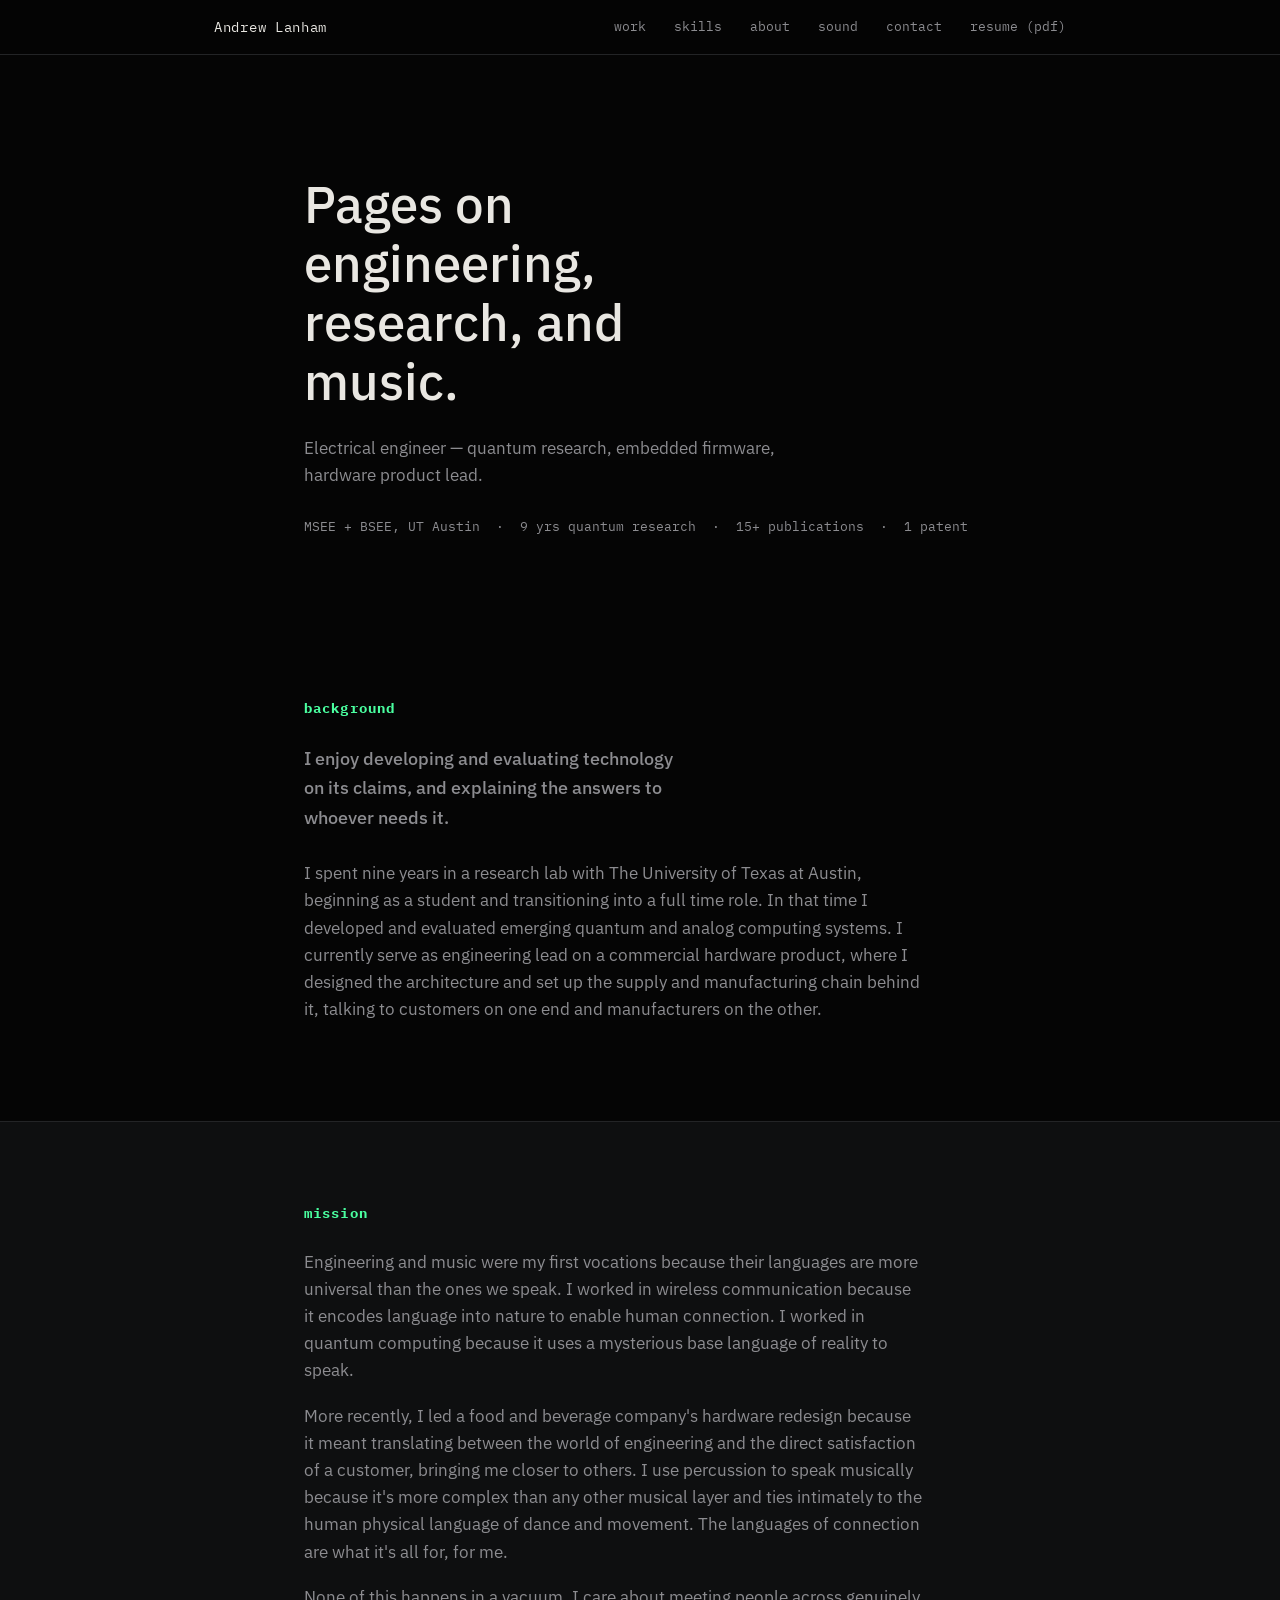
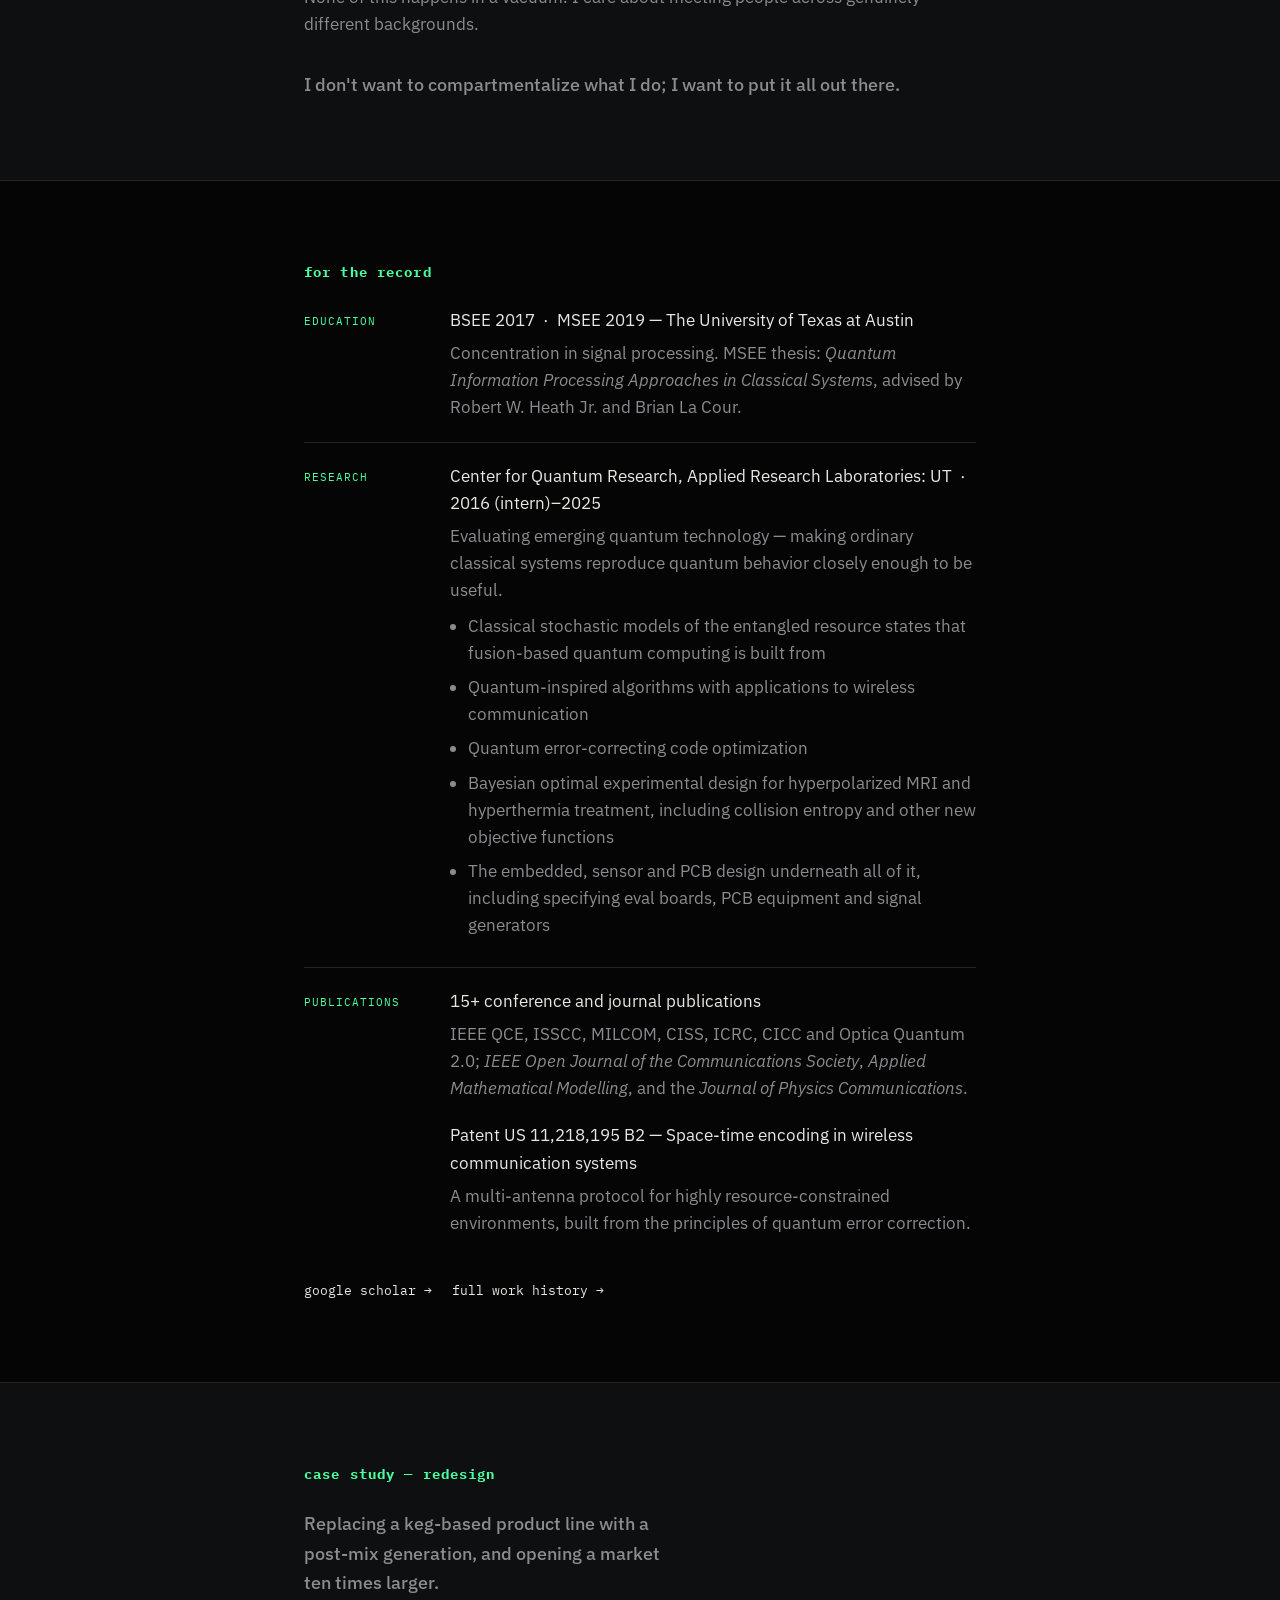
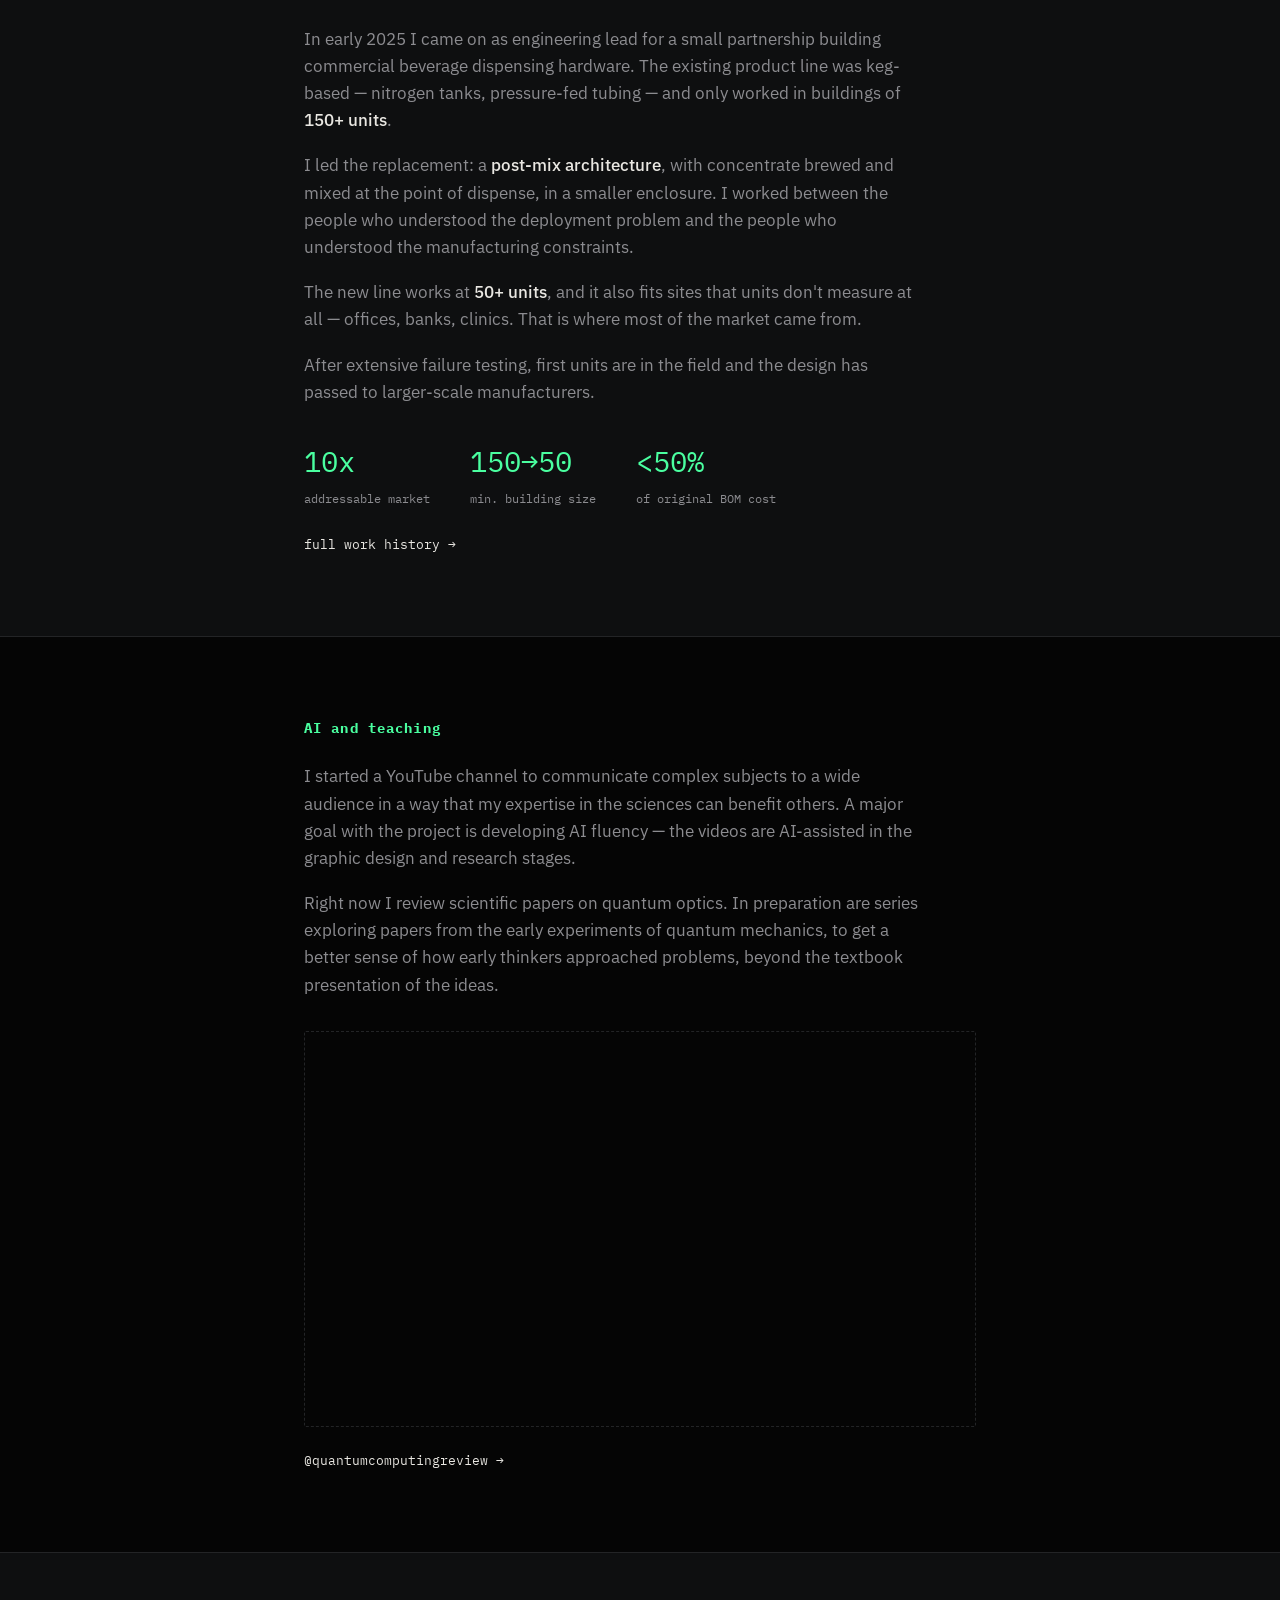
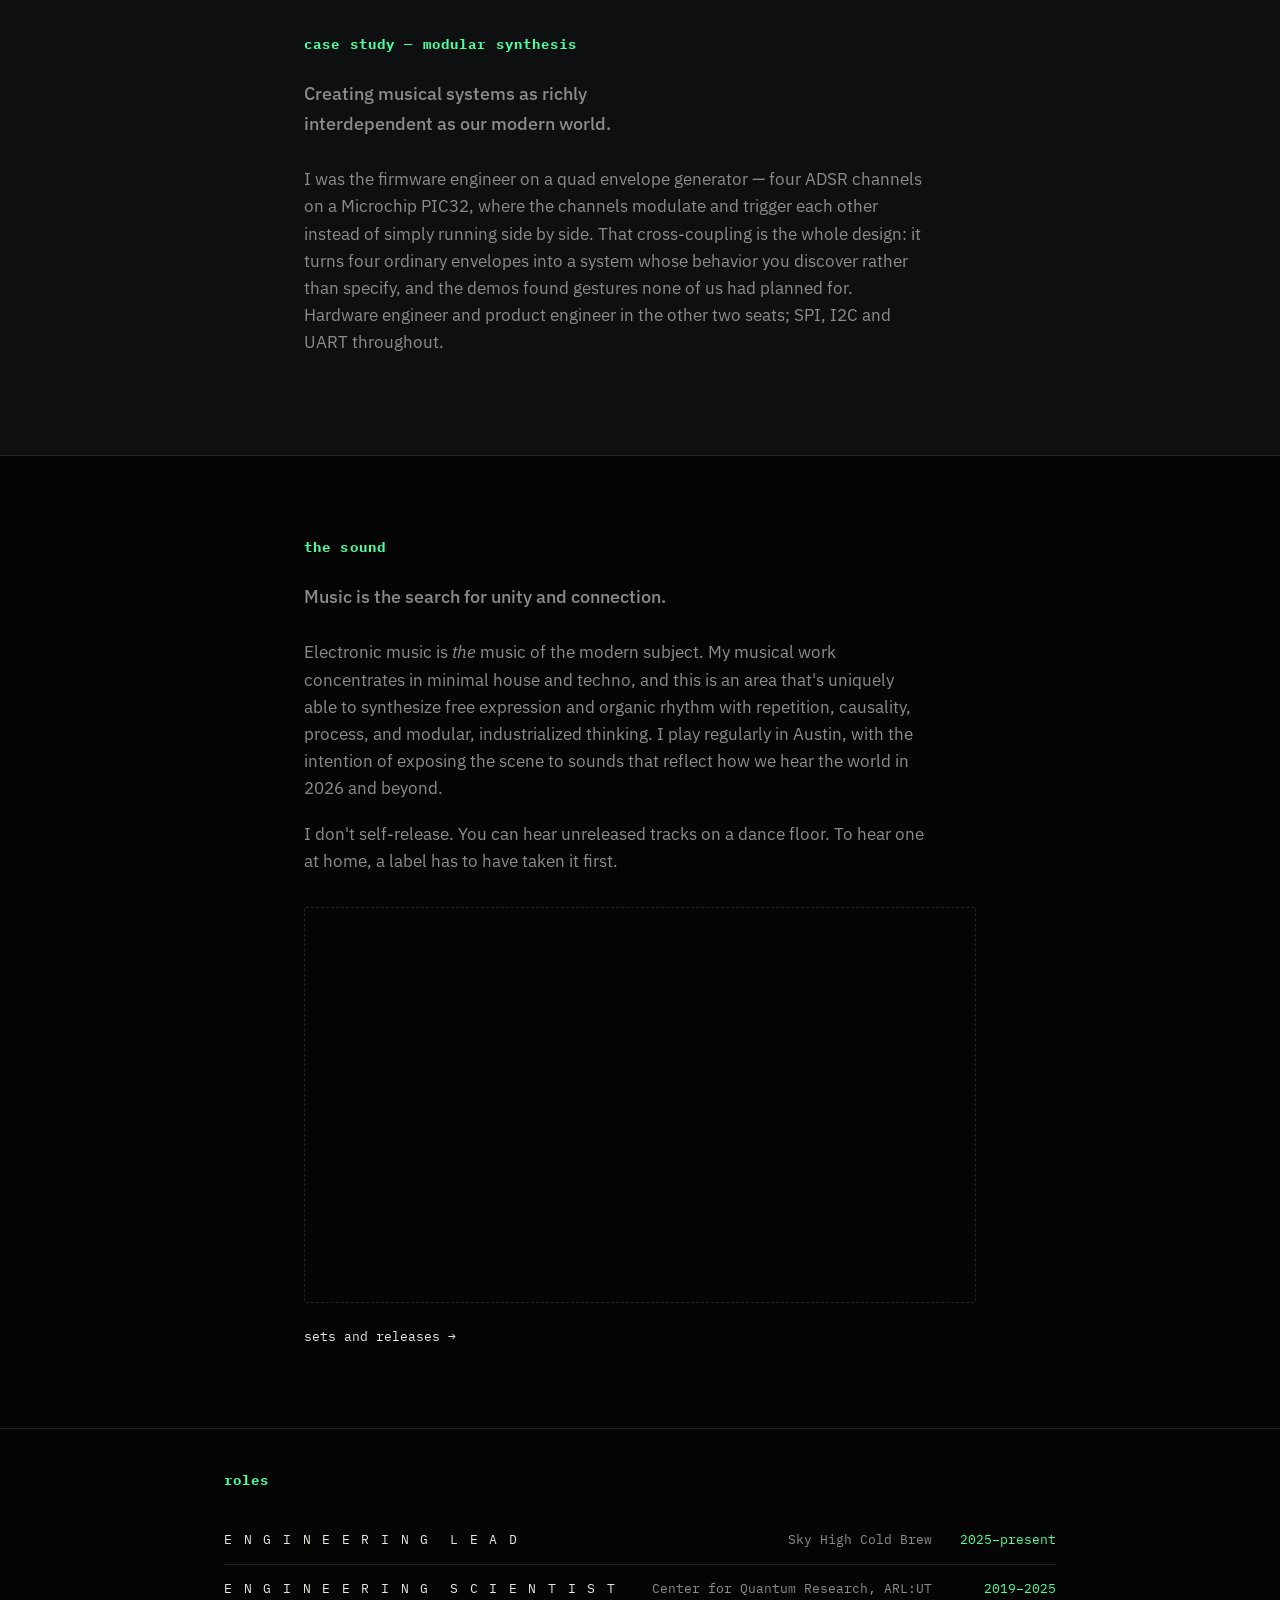
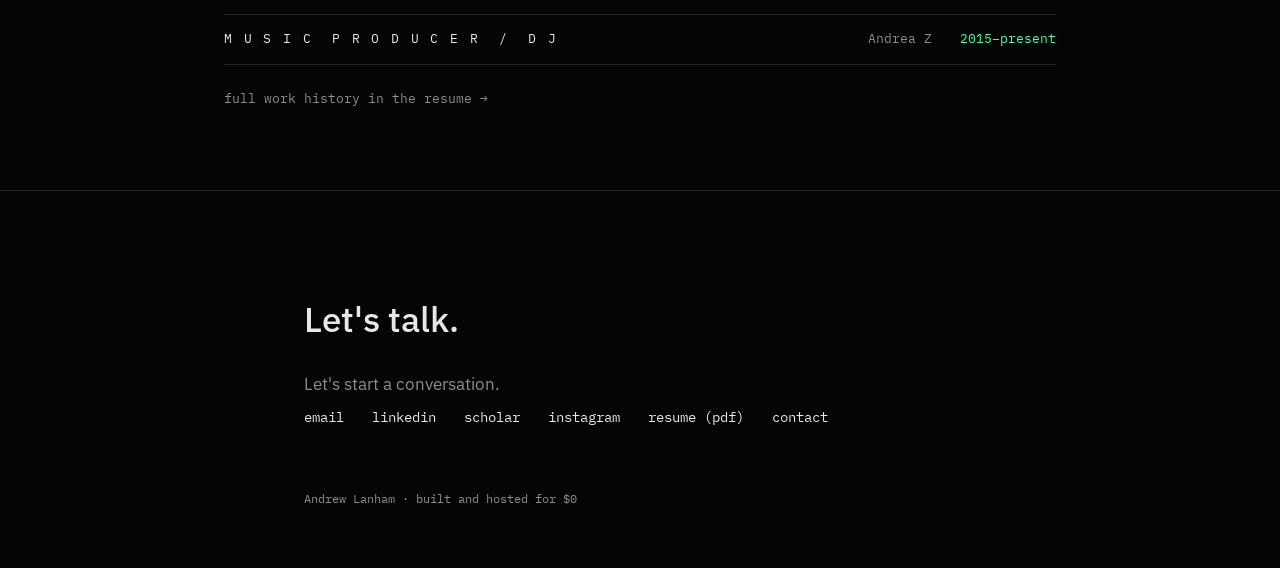
<file: index.html>
<!DOCTYPE html>
<html lang="en">
<head>
<meta charset="UTF-8">
<meta name="viewport" content="width=device-width, initial-scale=1.0">
<title>Andrew Lanham</title>
<link rel="preconnect" href="https://fonts.googleapis.com">
<link href="https://fonts.googleapis.com/css2?family=IBM+Plex+Mono:wght@400;500;600&family=IBM+Plex+Sans:wght@400;500;600&display=swap" rel="stylesheet">
<link rel="stylesheet" href="site.css">
<style>
  /* SIGNATURE TIMELINE — spaced-letter treatment, used once, on this page only */
  section.timeline{padding:40px 0 80px; border-top:1px solid var(--line); border-bottom:1px solid var(--line);}
  section.timeline .wrap{max-width:880px;}
  section.timeline h2{
    font-family:var(--mono); font-size:14px; letter-spacing:0.08em;
    color:var(--accent); margin-bottom:24px;
  }
  section.timeline .row{
    display:flex; justify-content:space-between; align-items:baseline; gap:20px;
    padding:14px 0; border-bottom:1px solid var(--line);
    font-family:var(--mono); font-size:13px;
  }
  section.timeline .row:last-child{border-bottom:none;}
  section.timeline .role{
    letter-spacing:0.14em;
    color:var(--text);
    white-space:nowrap;
  }
  section.timeline .org{color:var(--muted); flex:1; text-align:right;}
  section.timeline .yr{color:var(--accent); min-width:104px; text-align:right;}
  section.timeline .more{
    margin-top:24px; font-family:var(--mono); font-size:13px;
  }
  section.timeline .more a{color:var(--muted);}
  section.timeline .more a:hover{color:var(--accent);}

  /* RECORD — hanging mono labels so the credentials scan instead of read */
  .record .r{
    display:grid; grid-template-columns:118px 1fr; gap:0 28px;
    padding:20px 0; border-top:1px solid var(--line);
  }
  .record .r:first-child{border-top:none; padding-top:0;}
  .record .k{
    font-family:var(--mono); font-size:11px; letter-spacing:0.09em;
    text-transform:uppercase; color:var(--accent); padding-top:6px;
  }
  .record .v{color:var(--muted); max-width:56ch;}
  .record .v .t{color:var(--text); display:block; margin-bottom:6px;}
  .record .v strong{color:var(--text); font-weight:500;}
  .record .v ul{margin:8px 0 0 18px; color:var(--muted);}
  .record .v li{margin-bottom:7px;}
  .record .v .note{display:block; margin-top:6px; font-size:0.9rem;}
  .record .v .item + .item{margin-top:20px;}

  @media (max-width:640px){
    .record .r{grid-template-columns:1fr; gap:0;}
    .record .k{padding-top:0; margin-bottom:10px;}
  }

  @media (max-width:820px){
    section.timeline .row{font-size:12px;}
    section.timeline .role{letter-spacing:0.1em;}
  }
  @media (max-width:640px){
    section.timeline .row{flex-direction:column; align-items:flex-start; gap:4px;}
    section.timeline .role{white-space:normal;}
    section.timeline .org{text-align:left;}
    section.timeline .yr{text-align:left; min-width:0;}
  }
</style>
</head>
<body>

<nav>
  <div class="wrap">
    <div class="mark"><a href="index.html">Andrew Lanham</a></div>
    <div class="links">
      <a href="work.html">work</a>
      <a href="resume.html">skills</a>
      <a href="#mission">about</a>
      <a href="sound.html">sound</a>
      <a href="contact.html">contact</a>
      <a href="resume.pdf">resume (pdf)</a>
    </div>
  </div>
</nav>

<header class="hero">
  <div class="wrap">
    <h1>Pages on engineering, research, and music.</h1>
    <p class="sub">Electrical engineer &mdash; quantum research, embedded firmware, hardware product lead.</p>
    <div class="credentials">MSEE + BSEE, UT Austin &nbsp;·&nbsp; 9 yrs quantum research &nbsp;·&nbsp; 15+ publications &nbsp;·&nbsp; 1 patent</div>
  </div>
</header>

<section class="block" id="targeting">
  <div class="wrap">
    <h2>background</h2>
    <p class="lede">I enjoy developing and evaluating technology on its claims, and explaining the answers to whoever needs it.</p>
    <p>I spent nine years in a research lab with The University of Texas at Austin, beginning as a student and transitioning into a full time role. In that time I developed and evaluated emerging quantum and analog computing systems. I currently serve as engineering lead on a commercial hardware product, where I designed the architecture and set up the supply and manufacturing chain behind it, talking to customers on one end and manufacturers on the other.</p>
  </div>
</section>

<section class="block alt" id="mission">
  <div class="wrap">
    <h2>mission</h2>
    <p>Engineering and music were my first vocations because their languages are more universal than the ones we speak. I worked in wireless communication because it encodes language into nature to enable human connection. I worked in quantum computing because it uses a mysterious base language of reality to speak.</p>
    <p>More recently, I led a food and beverage company's hardware redesign because it meant translating between the world of engineering and the direct satisfaction of a customer, bringing me closer to others. I use percussion to speak musically because it's more complex than any other musical layer and ties intimately to the human physical language of dance and movement. The languages of connection are what it's all for, for me.</p>
    <p>None of this happens in a vacuum. I care about meeting people across genuinely different backgrounds.</p>
    <p class="lede" style="margin-top:32px; margin-bottom:0; max-width:none;">I don't want to compartmentalize what I do; I want to put it all out there.</p>
  </div>
</section>

<section class="block">
  <div class="wrap">
    <h2>for the record</h2>
    <div class="record">

      <div class="r">
        <div class="k">Education</div>
        <div class="v">
          <span class="t">BSEE 2017 &nbsp;·&nbsp; MSEE 2019 &mdash; The University of Texas at Austin</span>
          Concentration in signal processing. MSEE thesis: <em>Quantum Information Processing Approaches in Classical Systems</em>, advised by Robert W. Heath Jr. and Brian La Cour.
        </div>
      </div>

      <div class="r">
        <div class="k">Research</div>
        <div class="v">
          <span class="t">Center for Quantum Research, Applied Research Laboratories: UT &nbsp;·&nbsp; 2016 (intern)&ndash;2025</span>
          Evaluating emerging quantum technology &mdash; making ordinary classical systems reproduce quantum behavior closely enough to be useful.
          <ul>
            <li>Classical stochastic models of the entangled resource states that fusion-based quantum computing is built from</li>
            <li>Quantum-inspired algorithms with applications to wireless communication</li>
            <li>Quantum error-correcting code optimization</li>
            <li>Bayesian optimal experimental design for hyperpolarized MRI and hyperthermia treatment, including collision entropy and other new objective functions</li>
            <li>The embedded, sensor and PCB design underneath all of it, including specifying eval boards, PCB equipment and signal generators</li>
          </ul>
        </div>
      </div>

      <div class="r">
        <div class="k">Publications</div>
        <div class="v">
          <div class="item">
            <span class="t">15+ conference and journal publications</span>
            IEEE QCE, ISSCC, MILCOM, CISS, ICRC, CICC and Optica Quantum 2.0; <em>IEEE Open Journal of the Communications Society</em>, <em>Applied Mathematical Modelling</em>, and the <em>Journal of Physics Communications</em>.
          </div>
          <div class="item">
            <span class="t">Patent US 11,218,195 B2 &mdash; Space-time encoding in wireless communication systems</span>
            A multi-antenna protocol for highly resource-constrained environments, built from the principles of quantum error correction.
          </div>
        </div>
      </div>

    </div>
    <div class="links-row">
      <a href="https://scholar.google.com/citations?user=W6Gd4ZUAAAAJ&amp;hl=en">google scholar &rarr;</a>
      <a href="work.html">full work history &rarr;</a>
    </div>
  </div>
</section>

<section class="block alt" id="work">
  <div class="wrap">
    <h2>case study — redesign</h2>
    <p class="lede">Replacing a keg-based product line with a post-mix generation, and opening a market ten times larger.</p>
    <p>In early 2025 I came on as engineering lead for a small partnership building commercial beverage dispensing hardware. The existing product line was keg-based — nitrogen tanks, pressure-fed tubing — and only worked in buildings of <strong>150+ units</strong>.</p>
    <p>I led the replacement: a <strong>post-mix architecture</strong>, with concentrate brewed and mixed at the point of dispense, in a smaller enclosure. I worked between the people who understood the deployment problem and the people who understood the manufacturing constraints.</p>
    <p>The new line works at <strong>50+ units</strong>, and it also fits sites that units don't measure at all — offices, banks, clinics. That is where most of the market came from.</p>
    <p>After extensive failure testing, first units are in the field and the design has passed to larger-scale manufacturers.</p>
    <div class="stat-row">
      <div class="stat"><span class="num">10x</span><span class="label">addressable market</span></div>
      <div class="stat"><span class="num">150→50</span><span class="label">min. building size</span></div>
      <div class="stat"><span class="num">&lt;50%</span><span class="label">of original BOM cost</span></div>
    </div>
    <div class="links-row">
      <a href="work.html">full work history →</a>
    </div>
  </div>
</section>

<section class="block" id="channel">
  <div class="wrap">
    <h2>AI and teaching</h2>
    <p>I started a YouTube channel to communicate complex subjects to a wide audience in a way that my expertise in the sciences can benefit others. A major goal with the project is developing AI fluency — the videos are AI-assisted in the graphic design and research stages.</p>
    <p>Right now I review scientific papers on quantum optics. In preparation are series exploring papers from the early experiments of quantum mechanics, to get a better sense of how early thinkers approached problems, beyond the textbook presentation of the ideas.</p>
    <div class="embeds">
      <div class="embed-slot">
        <iframe style="aspect-ratio:16/9; height:auto;" src="https://www.youtube.com/embed/VG1BTAqwlvg" title="YouTube video player" allow="accelerometer; autoplay; clipboard-write; encrypted-media; gyroscope; picture-in-picture; web-share" referrerpolicy="strict-origin-when-cross-origin" allowfullscreen></iframe>
      </div>
    </div>
    <div class="links-row">
      <a href="https://www.youtube.com/@quantumcomputingreview">@quantumcomputingreview &rarr;</a>
    </div>
  </div>
</section>

<section class="block alt" id="synth">
  <div class="wrap">
    <h2>case study — modular synthesis</h2>
    <p class="lede">Creating musical systems as richly interdependent as our modern world.</p>
    <p>I was the firmware engineer on a quad envelope generator &mdash; four ADSR channels on a Microchip PIC32, where the channels modulate and trigger each other instead of simply running side by side. That cross-coupling is the whole design: it turns four ordinary envelopes into a system whose behavior you discover rather than specify, and the demos found gestures none of us had planned for. Hardware engineer and product engineer in the other two seats; SPI, I2C and UART throughout.</p>
  </div>
</section>

<section class="block" id="sound">
  <div class="wrap">
    <h2>the sound</h2>
    <p class="lede">Music is the search for unity and connection.</p>
    <p>Electronic music is <em>the</em> music of the modern subject. My musical work concentrates in minimal house and techno, and this is an area that's uniquely able to synthesize free expression and organic rhythm with repetition, causality, process, and modular, industrialized thinking. I play regularly in Austin, with the intention of exposing the scene to sounds that reflect how we hear the world in 2026 and beyond.</p>
    <p>I don't self-release. You can hear unreleased tracks on a dance floor. To hear one at home, a label has to have taken it first.</p>
    <div class="embeds">
      <div class="embed-slot">
        <iframe style="aspect-ratio:16/9; height:auto;" src="https://www.youtube.com/embed/uOi_S2DjPr0" title="YouTube video player" allow="accelerometer; autoplay; clipboard-write; encrypted-media; gyroscope; picture-in-picture; web-share" referrerpolicy="strict-origin-when-cross-origin" allowfullscreen></iframe>
      </div>
    </div>
    <div class="links-row">
      <a href="sound.html">sets and releases →</a>
    </div>
  </div>
</section>

<section class="timeline">
  <div class="wrap">
    <h2>roles</h2>
    <div class="row">
      <span class="role">E N G I N E E R I N G&nbsp;&nbsp;L E A D</span>
      <span class="org">Sky High Cold Brew</span>
      <span class="yr">2025–present</span>
    </div>
    <div class="row">
      <span class="role">E N G I N E E R I N G&nbsp;&nbsp;S C I E N T I S T</span>
      <span class="org">Center for Quantum Research, ARL:UT</span>
      <span class="yr">2019–2025</span>
    </div>
    <div class="row">
      <span class="role">M U S I C&nbsp;&nbsp;P R O D U C E R&nbsp;&nbsp;/&nbsp;&nbsp;D J</span>
      <span class="org">Andrea Z</span>
      <span class="yr">2015–present</span>
    </div>
    <div class="more"><a href="resume.pdf">full work history in the resume →</a></div>
  </div>
</section>

<footer id="contact">
  <div class="wrap">
    <h2>Let's talk.</h2>
    <p>Let's start a conversation.</p>
    <div class="contact-links">
      <a href="mailto:andrewlanham55@gmail.com">email</a>
      <a href="https://www.linkedin.com/in/andrew-lanham-354ba7b7/">linkedin</a>
      <a href="https://scholar.google.com/citations?user=W6Gd4ZUAAAAJ&amp;hl=en">scholar</a>
      <a href="https://www.instagram.com/andrea.z.us/">instagram</a>
      <a href="resume.pdf">resume (pdf)</a>
      <a href="contact.html">contact</a>
    </div>
    <div class="fineprint">Andrew Lanham · built and hosted for $0</div>
  </div>
</footer>

</body>
</html>
</file>
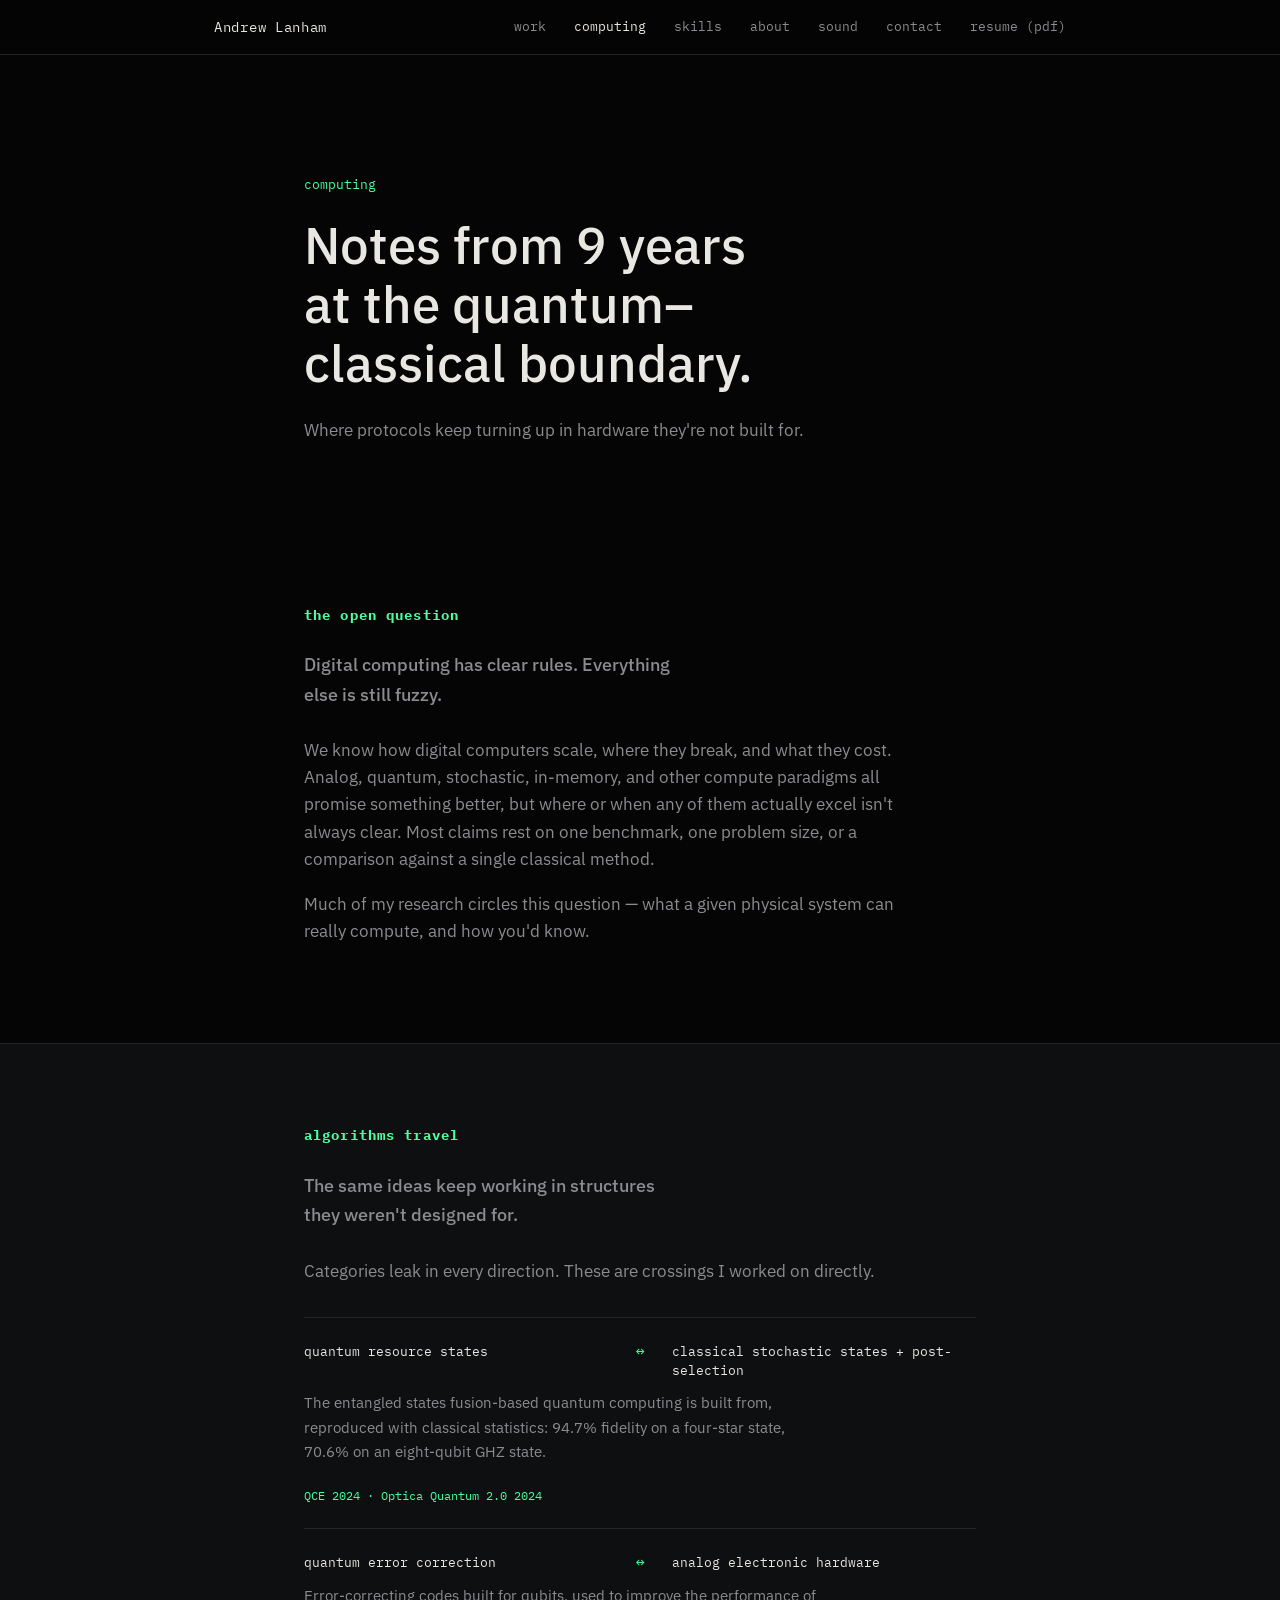
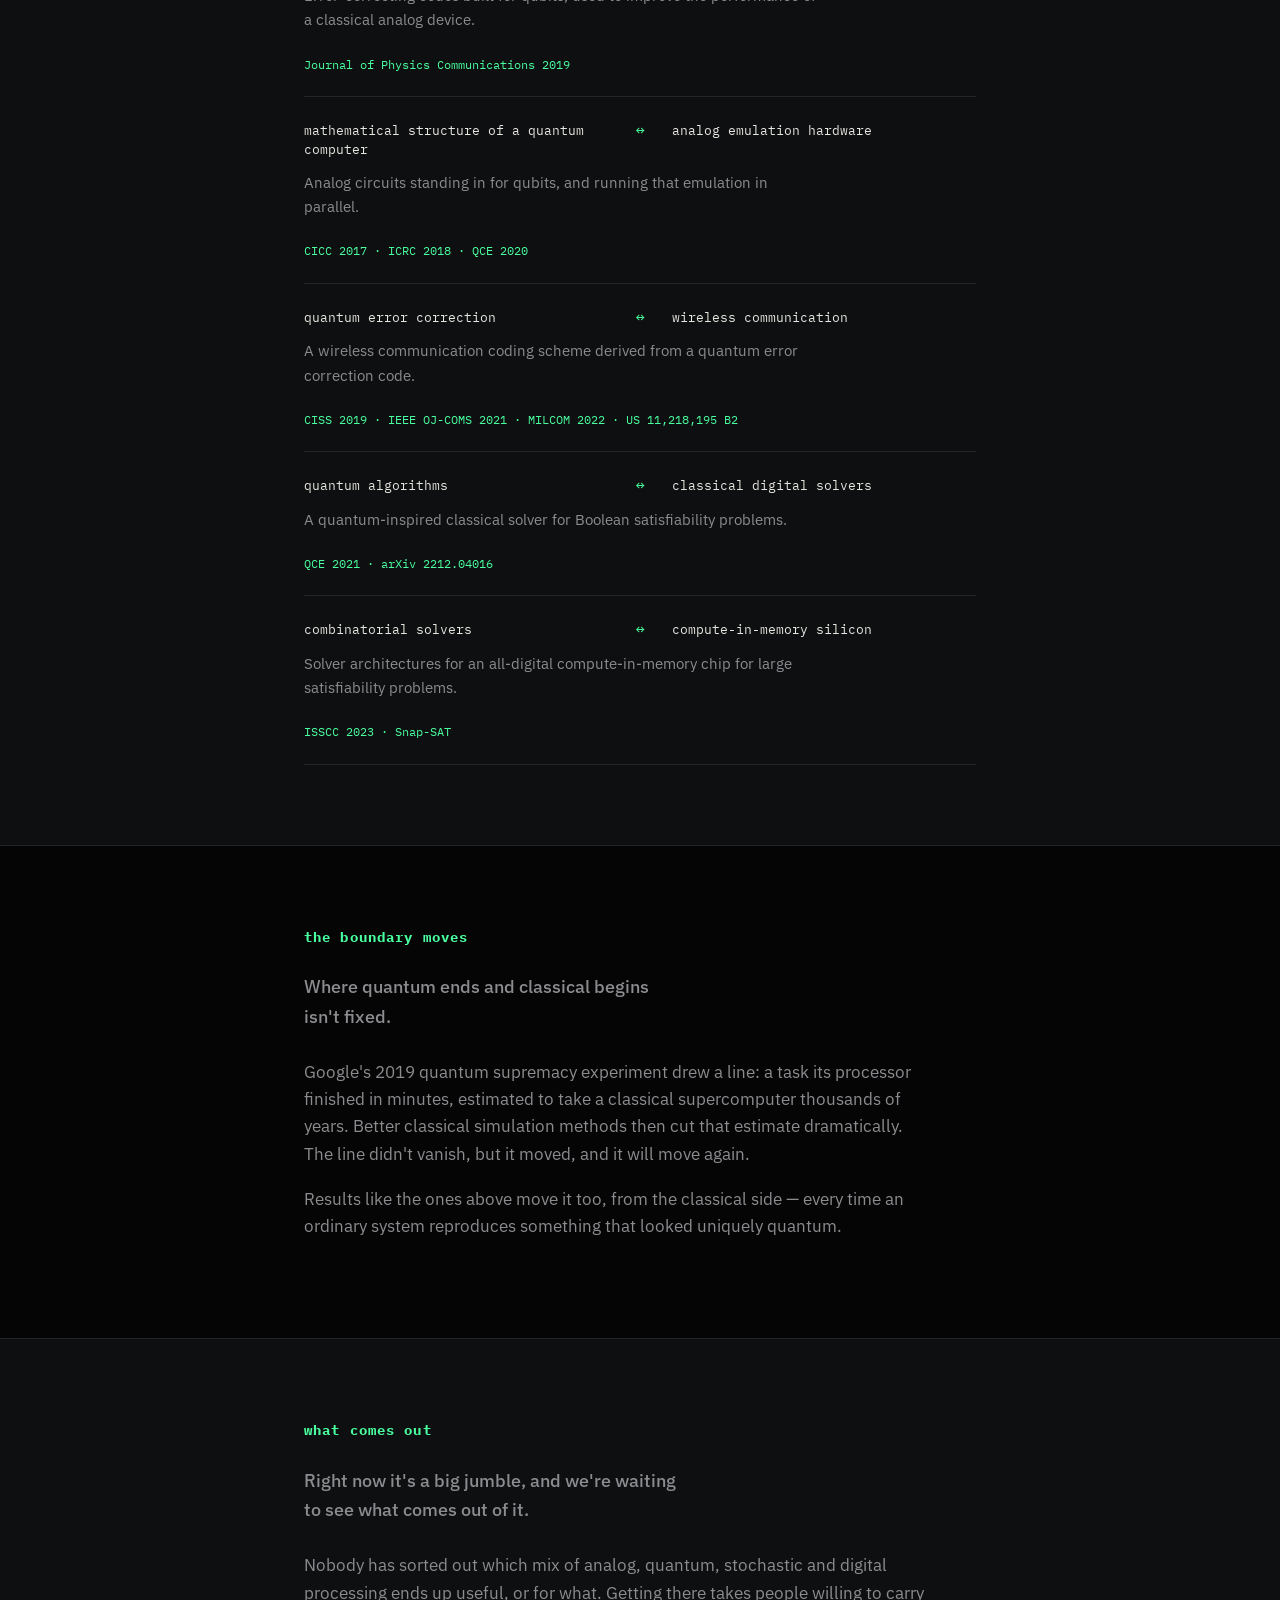
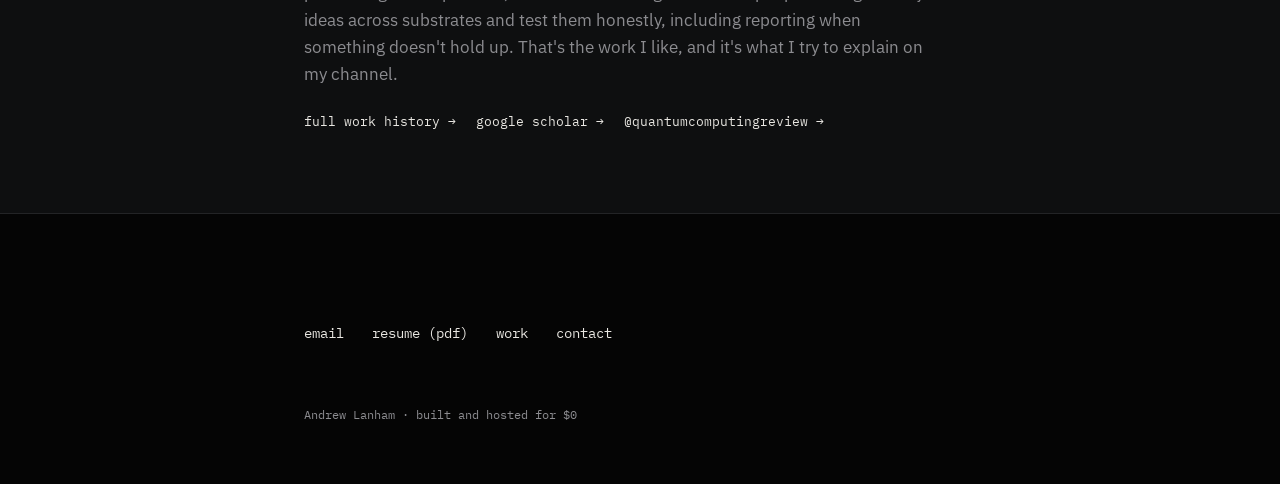
<file: computing.html>
<!DOCTYPE html>
<html lang="en">
<head>
<meta charset="UTF-8">
<meta name="viewport" content="width=device-width, initial-scale=1.0">
<title>computing — Andrew Lanham</title>
<link rel="preconnect" href="https://fonts.googleapis.com">
<link href="https://fonts.googleapis.com/css2?family=IBM+Plex+Mono:wght@400;500;600&family=IBM+Plex+Sans:wght@400;500;600&display=swap" rel="stylesheet">
<link rel="stylesheet" href="site.css">
<style>
  /* SIGNATURE — CROSSINGS.
     Each row pairs an idea with a structure it turned up in, joined by a
     two-way mono arrow in the accent color. Used on this page only. */
  .crossings{margin-top:32px; max-width:680px;}
  .cross{
    display:grid; grid-template-columns:1fr 32px 1fr; gap:0 16px;
    align-items:baseline;
    padding:22px 0; border-top:1px solid var(--line);
  }
  .cross:last-child{border-bottom:1px solid var(--line);}
  .cross .from, .cross .to{
    font-family:var(--mono); font-size:13px; color:var(--text); line-height:1.45;
  }
  .cross .arrow{
    font-family:var(--mono); font-size:14px; color:var(--accent); text-align:center;
  }
  .cross .note{
    grid-column:1 / -1; color:var(--muted); max-width:58ch;
    margin-top:10px; font-size:0.95rem;
  }
  .cross .ref{
    grid-column:1 / -1; font-family:var(--mono); font-size:11.5px;
    color:var(--accent); margin-top:6px;
  }

  @media (max-width:640px){
    .cross{grid-template-columns:1fr; gap:0;}
    .cross .arrow{text-align:left; margin:4px 0;}
  }
</style>
</head>
<body>

<nav>
  <div class="wrap">
    <div class="mark"><a href="index.html">Andrew Lanham</a></div>
    <div class="links">
      <a href="work.html">work</a>
      <a href="computing.html" class="here">computing</a>
      <a href="resume.html">skills</a>
      <a href="index.html#mission">about</a>
      <a href="sound.html">sound</a>
      <a href="contact.html">contact</a>
      <a href="resume.pdf">resume (pdf)</a>
    </div>
  </div>
</nav>

<header class="hero">
  <div class="wrap">
    <div class="eyebrow">computing</div>
    <h1>Notes from 9 years at the quantum&ndash;classical boundary.</h1>
    <p class="sub">Where protocols keep turning up in hardware they're not built for.</p>
  </div>
</header>

<section class="block">
  <div class="wrap">
    <h2>the open question</h2>
    <p class="lede">Digital computing has clear rules. Everything else is still fuzzy.</p>
    <p>We know how digital computers scale, where they break, and what they cost. Analog, quantum, stochastic, in-memory, and other compute paradigms all promise something better, but where or when any of them actually excel isn't always clear. Most claims rest on one benchmark, one problem size, or a comparison against a single classical method.</p>
    <p>Much of my research circles this question &mdash; what a given physical system can really compute, and how you'd know.</p>
  </div>
</section>

<section class="block alt">
  <div class="wrap">
    <h2>algorithms travel</h2>
    <p class="lede">The same ideas keep working in structures they weren't designed for.</p>
    <p>Categories leak in every direction. These are crossings I worked on directly.</p>

    <div class="crossings">

      <div class="cross">
        <span class="from">quantum resource states</span>
        <span class="arrow">&harr;</span>
        <span class="to">classical stochastic states + post-selection</span>
        <p class="note">The entangled states fusion-based quantum computing is built from, reproduced with classical statistics: 94.7% fidelity on a four-star state, 70.6% on an eight-qubit GHZ state.</p>
        <span class="ref">QCE 2024 · Optica Quantum 2.0 2024</span>
      </div>

      <div class="cross">
        <span class="from">quantum error correction</span>
        <span class="arrow">&harr;</span>
        <span class="to">analog electronic hardware</span>
        <p class="note">Error-correcting codes built for qubits, used to improve the performance of a classical analog device.</p>
        <span class="ref">Journal of Physics Communications 2019</span>
      </div>

      <div class="cross">
        <span class="from">mathematical structure of a quantum computer</span>
        <span class="arrow">&harr;</span>
        <span class="to">analog emulation hardware</span>
        <p class="note">Analog circuits standing in for qubits, and running that emulation in parallel.</p>
        <span class="ref">CICC 2017 · ICRC 2018 · QCE 2020</span>
      </div>

      <div class="cross">
        <span class="from">quantum error correction</span>
        <span class="arrow">&harr;</span>
        <span class="to">wireless communication</span>
        <p class="note">A wireless communication coding scheme derived from a quantum error correction code.</p>
        <span class="ref">CISS 2019 · IEEE OJ-COMS 2021 · MILCOM 2022 · US 11,218,195 B2</span>
      </div>

      <div class="cross">
        <span class="from">quantum algorithms</span>
        <span class="arrow">&harr;</span>
        <span class="to">classical digital solvers</span>
        <p class="note">A quantum-inspired classical solver for Boolean satisfiability problems.</p>
        <span class="ref">QCE 2021 · arXiv 2212.04016</span>
      </div>

      <div class="cross">
        <span class="from">combinatorial solvers</span>
        <span class="arrow">&harr;</span>
        <span class="to">compute-in-memory silicon</span>
        <p class="note">Solver architectures for an all-digital compute-in-memory chip for large satisfiability problems.</p>
        <span class="ref">ISSCC 2023 · Snap-SAT</span>
      </div>

    </div>
  </div>
</section>

<section class="block">
  <div class="wrap">
    <h2>the boundary moves</h2>
    <p class="lede">Where quantum ends and classical begins isn't fixed.</p>
    <p>Google's 2019 quantum supremacy experiment drew a line: a task its processor finished in minutes, estimated to take a classical supercomputer thousands of years. Better classical simulation methods then cut that estimate dramatically. The line didn't vanish, but it moved, and it will move again.</p>
    <p>Results like the ones above move it too, from the classical side &mdash; every time an ordinary system reproduces something that looked uniquely quantum.</p>
  </div>
</section>

<section class="block alt">
  <div class="wrap">
    <h2>what comes out</h2>
    <p class="lede">Right now it's a big jumble, and we're waiting to see what comes out of it.</p>
    <p>Nobody has sorted out which mix of analog, quantum, stochastic and digital processing ends up useful, or for what. Getting there takes people willing to carry ideas across substrates and test them honestly, including reporting when something doesn't hold up. That's the work I like, and it's what I try to explain on my channel.</p>
    <div class="links-row">
      <a href="work.html">full work history &rarr;</a>
      <a href="https://scholar.google.com/citations?user=W6Gd4ZUAAAAJ&amp;hl=en">google scholar &rarr;</a>
      <a href="https://www.youtube.com/@quantumcomputingreview">@quantumcomputingreview &rarr;</a>
    </div>
  </div>
</section>

<footer>
  <div class="wrap">
    <div class="contact-links">
      <a href="mailto:andrewlanham55@gmail.com">email</a>
      <a href="resume.pdf">resume (pdf)</a>
      <a href="work.html">work</a>
      <a href="contact.html">contact</a>
    </div>
    <div class="fineprint">Andrew Lanham · built and hosted for $0</div>
  </div>
</footer>

</body>
</html>
</file>
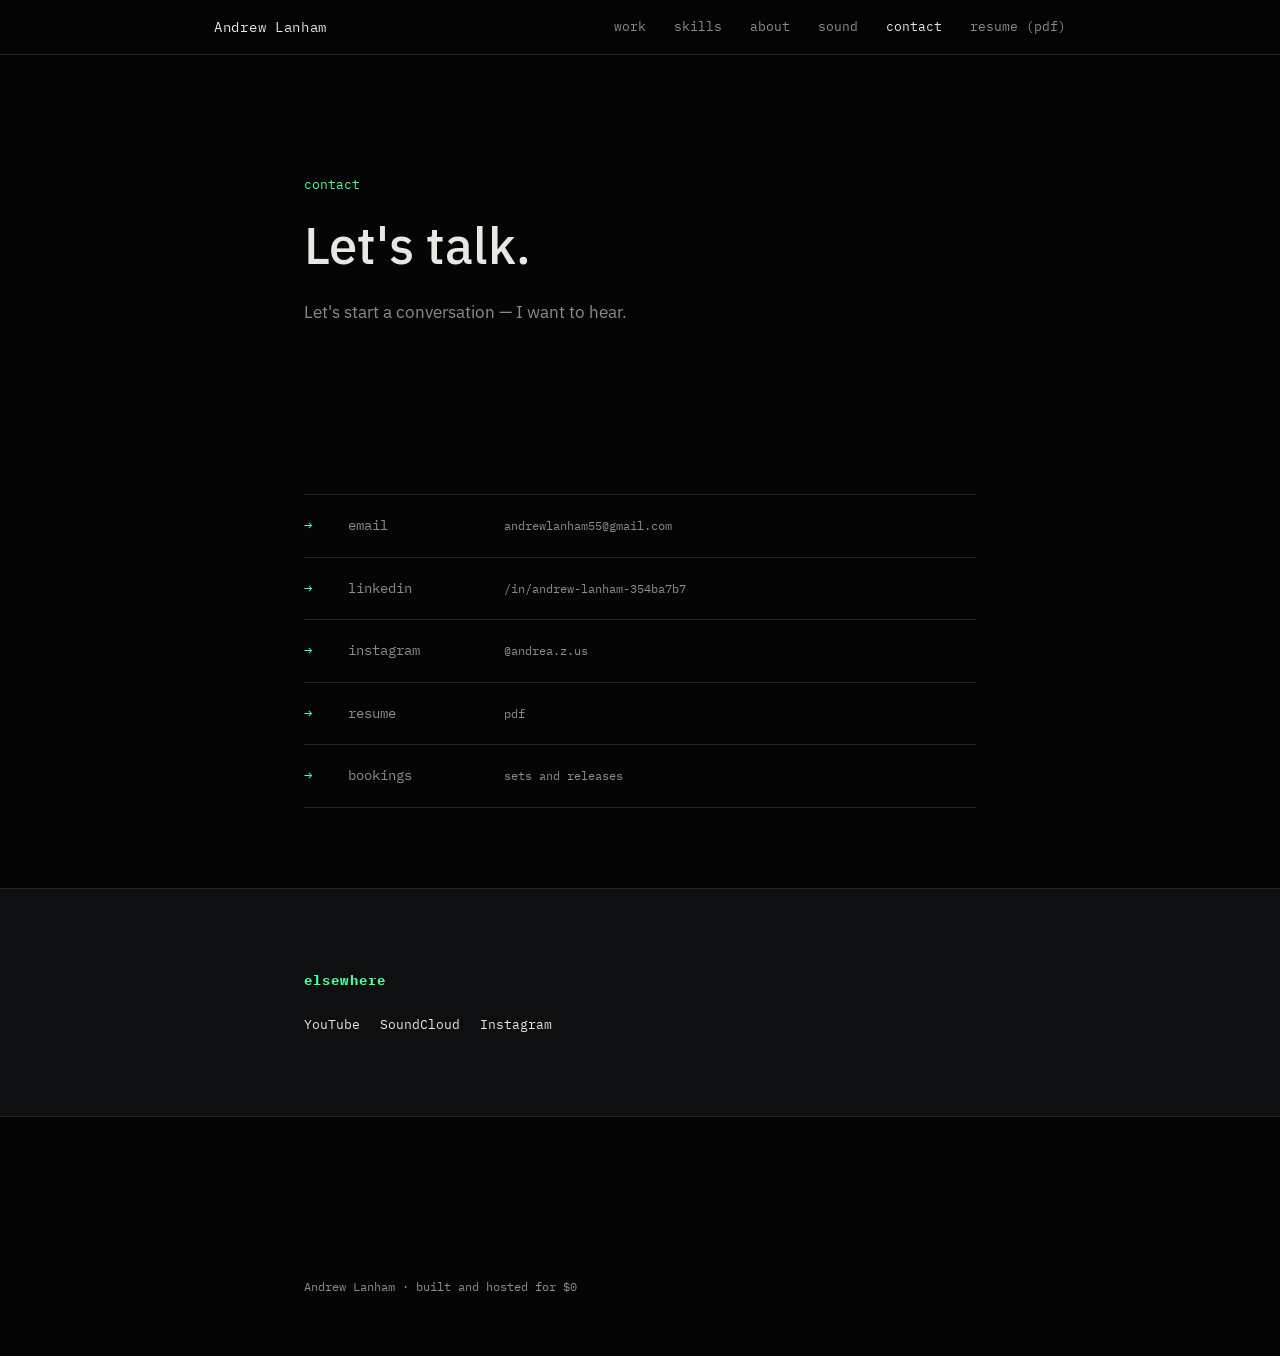
<file: contact.html>
<!DOCTYPE html>
<html lang="en">
<head>
<meta charset="UTF-8">
<meta name="viewport" content="width=device-width, initial-scale=1.0">
<title>contact — Andrew Lanham</title>
<link rel="preconnect" href="https://fonts.googleapis.com">
<link href="https://fonts.googleapis.com/css2?family=IBM+Plex+Mono:wght@400;500;600&family=IBM+Plex+Sans:wght@400;500;600&display=swap" rel="stylesheet">
<link rel="stylesheet" href="site.css">
<style>
  /* SIGNATURE — CHANNEL ROWS.
     Each channel is a full-width rule with an accent arrow that steps right
     on hover. Used on this page only. */
  .channels{margin-top:8px; border-top:1px solid var(--line);}
  .channels a.ch{
    display:grid; grid-template-columns:28px 140px 1fr;
    align-items:baseline; gap:0 16px;
    padding:20px 0; border-bottom:1px solid var(--line);
    font-family:var(--mono); font-size:13.5px; color:var(--text);
  }
  .channels a.ch .arrow{
    color:var(--accent);
    transition:transform 140ms ease;
  }
  .channels a.ch:hover{color:var(--text);}
  .channels a.ch:hover .arrow{transform:translateX(5px);}
  .channels a.ch .what{color:var(--muted);}
  .channels a.ch:hover .what{color:var(--accent);}
  .channels a.ch .who{color:var(--muted); font-size:12px;}

  .note{
    margin-top:44px; padding:20px 22px;
    border:1px solid var(--line); border-left:2px solid var(--accent);
    border-radius:2px;
    color:var(--muted); font-size:0.98rem; max-width:58ch;
  }

  @media (max-width:640px){
    .channels a.ch{grid-template-columns:22px 1fr; gap:0 12px;}
    .channels a.ch .who{grid-column:2; margin-top:4px;}
  }
  @media (prefers-reduced-motion: reduce){
    .channels a.ch .arrow{transition:none;}
    .channels a.ch:hover .arrow{transform:none;}
  }
</style>
</head>
<body>

<nav>
  <div class="wrap">
    <div class="mark"><a href="index.html">Andrew Lanham</a></div>
    <div class="links">
      <a href="work.html">work</a>
      <a href="resume.html">skills</a>
      <a href="index.html#mission">about</a>
      <a href="sound.html">sound</a>
      <a href="contact.html" class="here">contact</a>
      <a href="resume.pdf">resume (pdf)</a>
    </div>
  </div>
</nav>

<header class="hero">
  <div class="wrap">
    <div class="eyebrow">contact</div>
    <h1>Let's talk.</h1>
    <p class="sub">Let's start a conversation — I want to hear.</p>
  </div>
</header>

<section class="block">
  <div class="wrap">
    <div class="channels">

      <a class="ch" href="mailto:andrewlanham55@gmail.com">
        <span class="arrow">→</span>
        <span class="what">email</span>
        <span class="who">andrewlanham55@gmail.com</span>
      </a>

      <a class="ch" href="https://www.linkedin.com/in/andrew-lanham-354ba7b7/">
        <span class="arrow">→</span>
        <span class="what">linkedin</span>
        <span class="who">/in/andrew-lanham-354ba7b7</span>
      </a>

      <a class="ch" href="https://www.instagram.com/andrea.z.us/">
        <span class="arrow">→</span>
        <span class="what">instagram</span>
        <span class="who">@andrea.z.us</span>
      </a>

      <a class="ch" href="resume.pdf">
        <span class="arrow">→</span>
        <span class="what">resume</span>
        <span class="who">pdf</span>
      </a>

      <a class="ch" href="sound.html">
        <span class="arrow">→</span>
        <span class="what">bookings</span>
        <span class="who">sets and releases</span>
      </a>

    </div>
  </div>
</section>

<section class="block alt">
  <div class="wrap">
    <h2>elsewhere</h2>
    <div class="links-row">
      <a href="https://www.youtube.com/@quantumcomputingreview">YouTube</a>
      <a href="https://soundcloud.com/a_ndrea_z">SoundCloud</a>
      <a href="https://www.instagram.com/andrea.z.us/">Instagram</a>
    </div>
  </div>
</section>

<footer>
  <div class="wrap">
    <div class="fineprint">Andrew Lanham · built and hosted for $0</div>
  </div>
</footer>

</body>
</html>
</file>
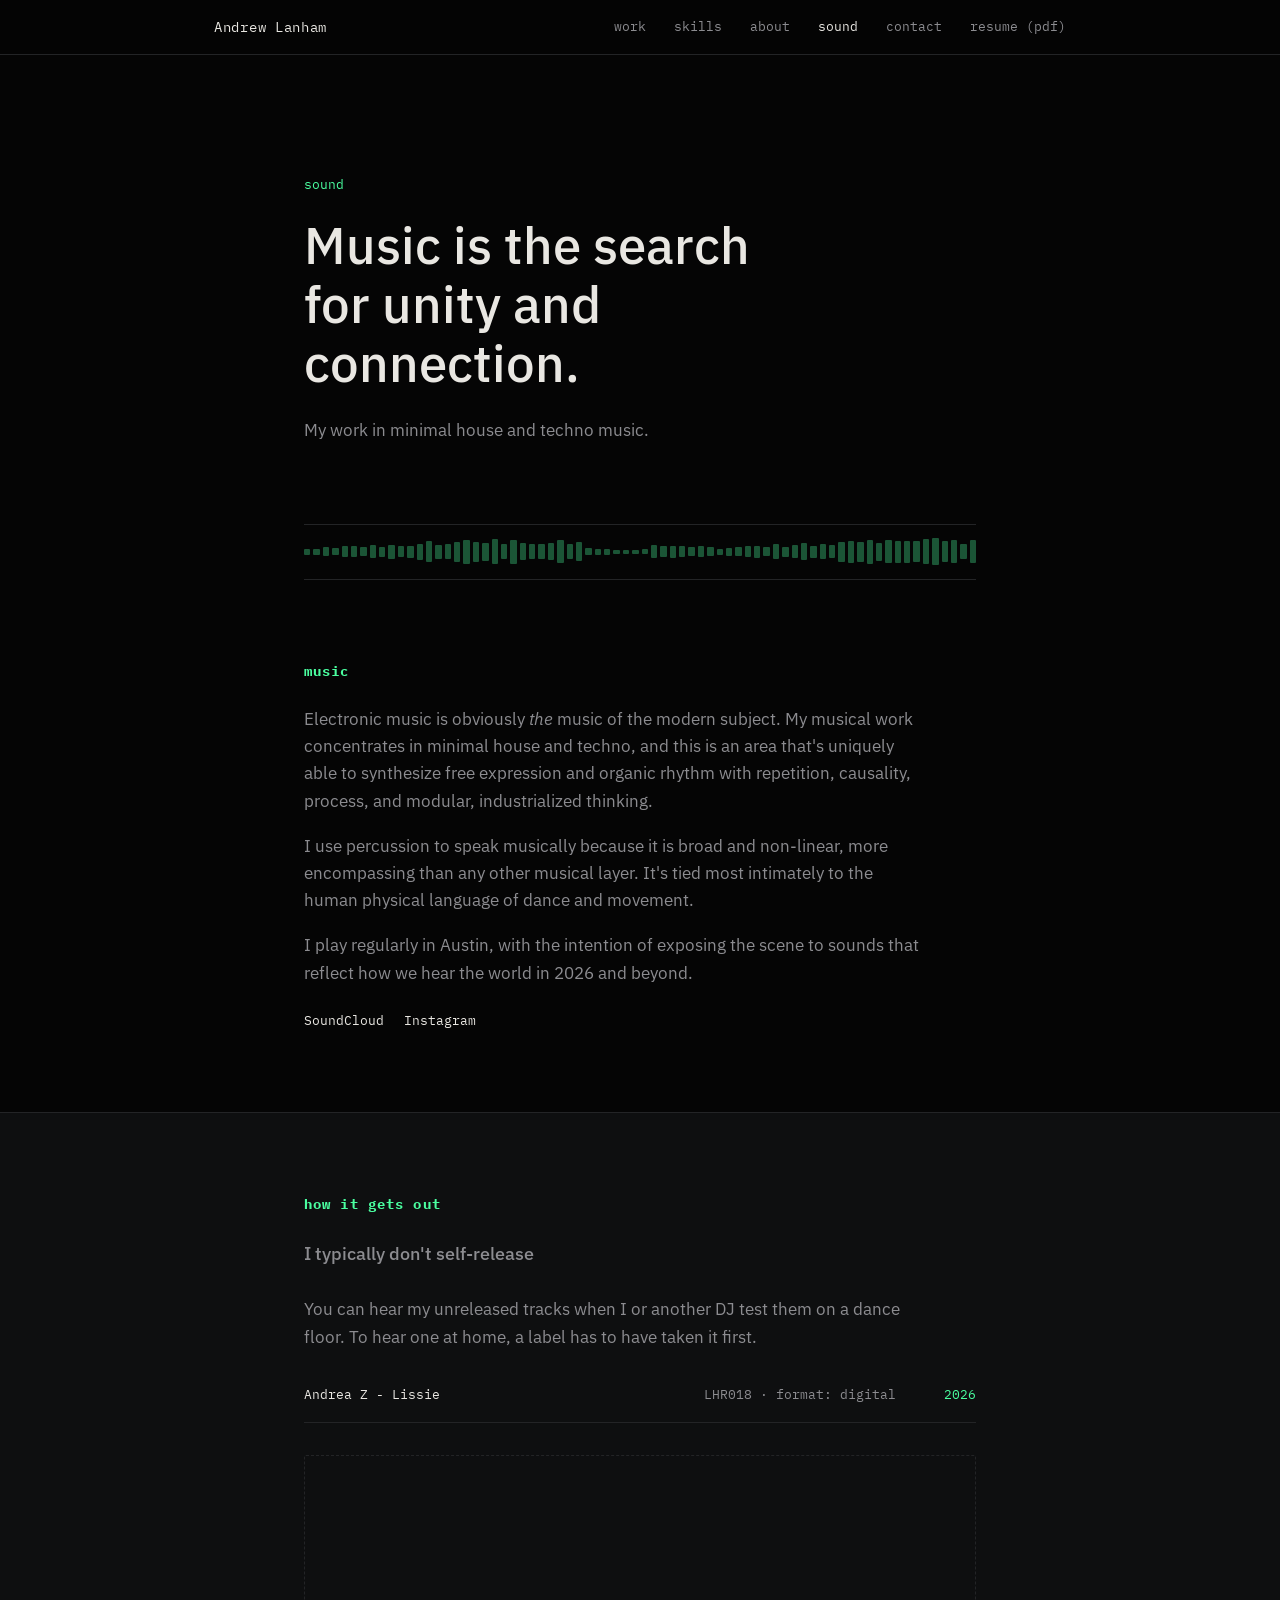
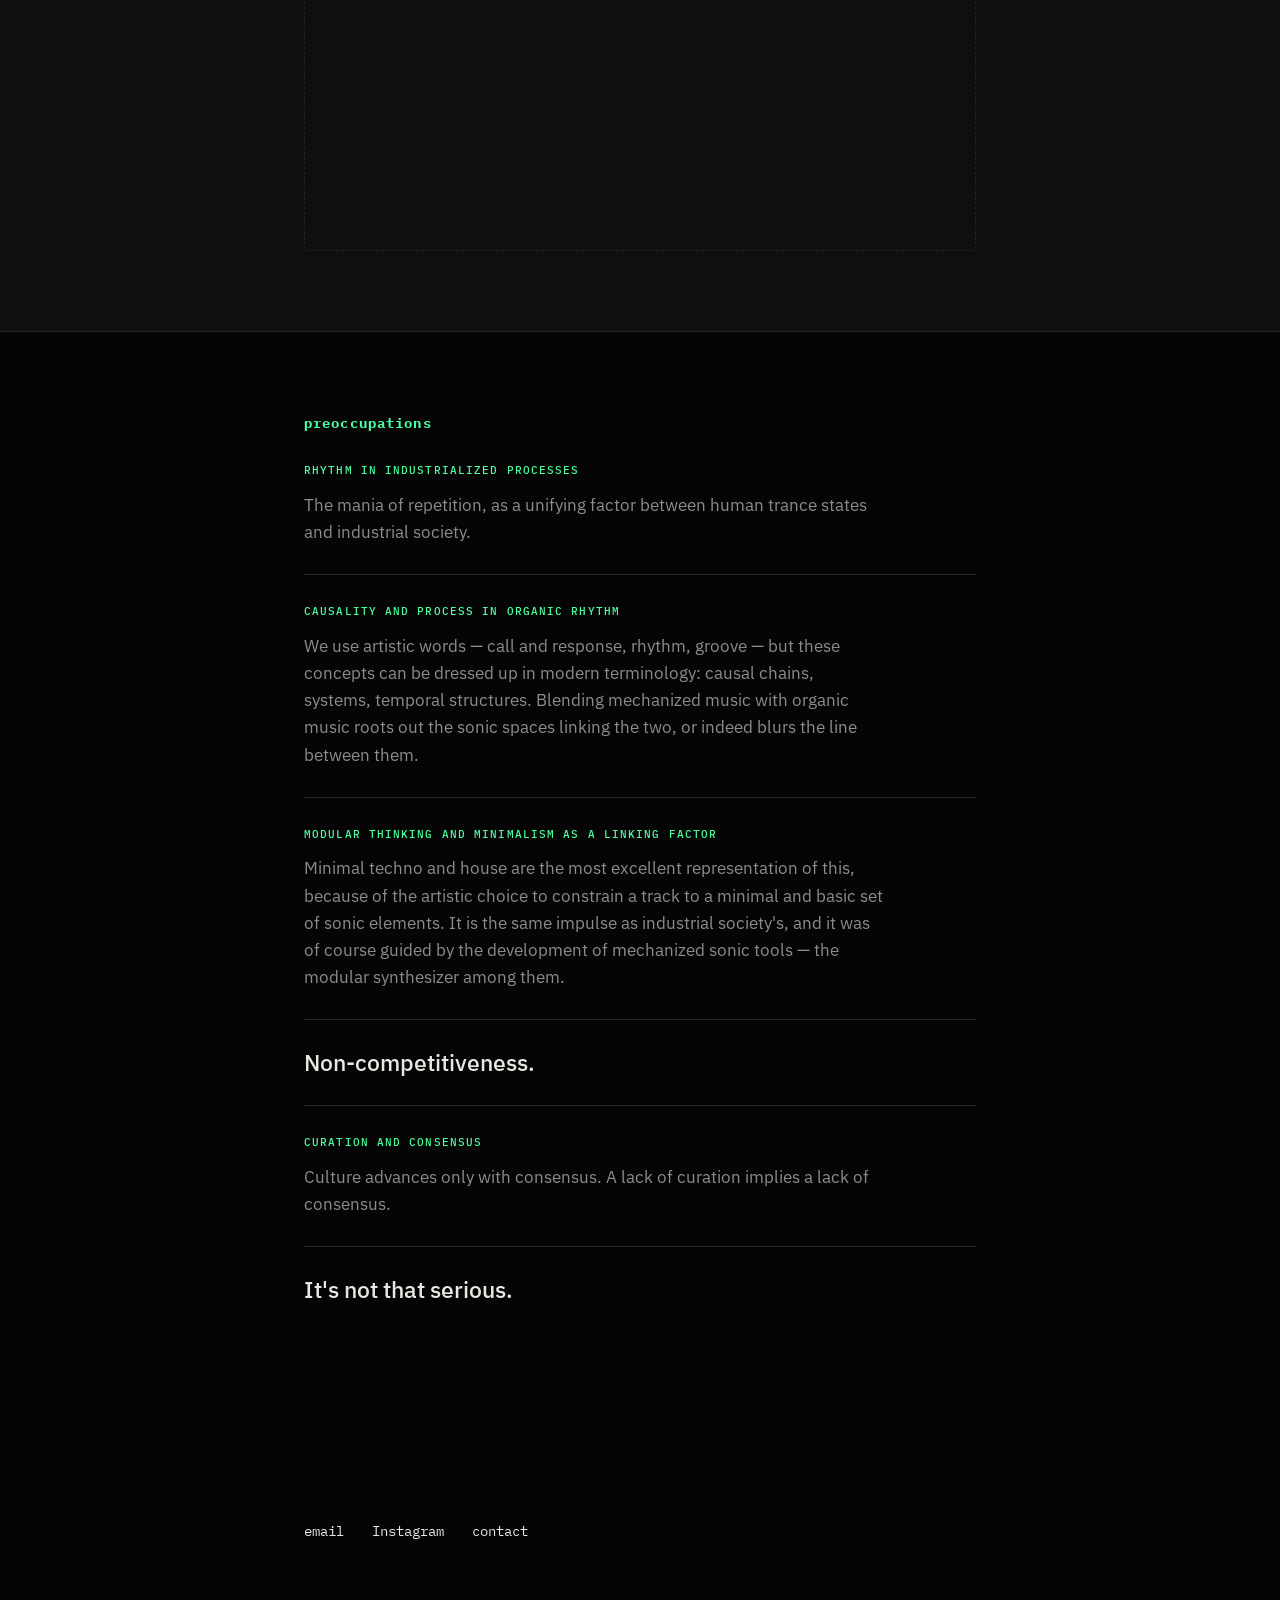
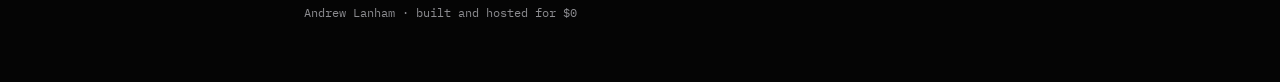
<file: sound.html>
<!DOCTYPE html>
<html lang="en">
<head>
<meta charset="UTF-8">
<meta name="viewport" content="width=device-width, initial-scale=1.0">
<title>sound — Andrew Lanham</title>
<link rel="preconnect" href="https://fonts.googleapis.com">
<link href="https://fonts.googleapis.com/css2?family=IBM+Plex+Mono:wght@400;500;600&family=IBM+Plex+Sans:wght@400;500;600&display=swap" rel="stylesheet">
<link rel="stylesheet" href="site.css">
<style>
  /* SIGNATURE — WAVEFORM RULE.
     A section divider drawn as amplitude bars instead of a hairline.
     Used on this page only. Static: no animation, nothing to reduce. */
  .wave{
    display:flex; align-items:center; gap:3px;
    height:56px; margin:0;
    border-top:1px solid var(--line);
    border-bottom:1px solid var(--line);
    padding:12px 0;
    overflow:hidden;
  }
  .wave i{
    display:block; flex:1 1 0; min-width:2px;
    background:var(--accent); opacity:0.32; border-radius:1px;
  }
  .wave.dim i{opacity:0.16;}

  .release{
    display:flex; justify-content:space-between; align-items:baseline; gap:24px;
    padding:16px 0; border-bottom:1px solid var(--line);
    font-family:var(--mono); font-size:13px;
  }
  .release:last-child{border-bottom:none;}
  .release .t{color:var(--text);}
  .release .cat{color:var(--muted); flex:1; text-align:right;}
  .release .y{color:var(--accent); min-width:56px; text-align:right;}

  .rooms{
    display:flex; flex-wrap:wrap; gap:8px; margin-top:24px;
  }
  .rooms span{
    font-family:var(--mono); font-size:12px; color:var(--muted);
    border:1px solid var(--line); padding:6px 10px; border-radius:2px;
  }

  .notes .n{padding:28px 0; border-top:1px solid var(--line);}
  .notes .n:first-child{border-top:none; padding-top:4px;}
  .notes .n h3{
    font-family:var(--mono); font-size:11px; letter-spacing:0.1em;
    text-transform:uppercase; color:var(--accent);
    font-weight:500; margin-bottom:12px;
  }
  .notes .n p{color:var(--muted); max-width:58ch; margin:0;}
  .notes .n.solo p{
    font-size:1.45rem; line-height:1.25; font-weight:500;
    color:var(--text); max-width:22ch;
  }

  @media (max-width:640px){
    .notes .n.solo p{font-size:1.25rem;}
    .release{flex-direction:column; align-items:flex-start; gap:4px;}
    .release .cat, .release .y{text-align:left;}
  }
</style>
</head>
<body>

<nav>
  <div class="wrap">
    <div class="mark"><a href="index.html">Andrew Lanham</a></div>
    <div class="links">
      <a href="work.html">work</a>
      <a href="resume.html">skills</a>
      <a href="index.html#mission">about</a>
      <a href="sound.html" class="here">sound</a>
      <a href="contact.html">contact</a>
      <a href="resume.pdf">resume (pdf)</a>
    </div>
  </div>
</nav>

<header class="hero">
  <div class="wrap">
    <div class="eyebrow">sound</div>
    <h1>Music is the search for unity and connection.</h1>
    <p class="sub">My work in minimal house and techno music.</p>
  </div>
</header>

<div class="wrap">
  <div class="wave" aria-hidden="true">
    <i style="height:21%"></i><i style="height:21%"></i><i style="height:32%"></i><i style="height:24%"></i><i style="height:36%"></i><i style="height:35%"></i><i style="height:30%"></i><i style="height:44%"></i><i style="height:34%"></i><i style="height:47%"></i><i style="height:38%"></i><i style="height:41%"></i><i style="height:53%"></i><i style="height:68%"></i><i style="height:46%"></i><i style="height:51%"></i><i style="height:66%"></i><i style="height:79%"></i><i style="height:67%"></i><i style="height:61%"></i><i style="height:83%"></i><i style="height:48%"></i><i style="height:80%"></i><i style="height:58%"></i><i style="height:52%"></i><i style="height:51%"></i><i style="height:57%"></i><i style="height:75%"></i><i style="height:51%"></i><i style="height:64%"></i><i style="height:23%"></i><i style="height:19%"></i><i style="height:20%"></i><i style="height:14%"></i><i style="height:13%"></i><i style="height:14%"></i><i style="height:18%"></i><i style="height:43%"></i><i style="height:37%"></i><i style="height:41%"></i><i style="height:35%"></i><i style="height:29%"></i><i style="height:36%"></i><i style="height:31%"></i><i style="height:21%"></i><i style="height:26%"></i><i style="height:29%"></i><i style="height:38%"></i><i style="height:39%"></i><i style="height:32%"></i><i style="height:51%"></i><i style="height:33%"></i><i style="height:43%"></i><i style="height:55%"></i><i style="height:40%"></i><i style="height:52%"></i><i style="height:43%"></i><i style="height:67%"></i><i style="height:73%"></i><i style="height:67%"></i><i style="height:81%"></i><i style="height:60%"></i><i style="height:77%"></i><i style="height:74%"></i><i style="height:74%"></i><i style="height:69%"></i><i style="height:85%"></i><i style="height:89%"></i><i style="height:70%"></i><i style="height:77%"></i><i style="height:52%"></i><i style="height:77%"></i>
  </div>
</div>

<section class="block">
  <div class="wrap">
    <h2>music</h2>
    <p>Electronic music is obviously <em>the</em> music of the modern subject. My musical work concentrates in minimal house and techno, and this is an area that's uniquely able to synthesize free expression and organic rhythm with repetition, causality, process, and modular, industrialized thinking.</p>
    <p>I use percussion to speak musically because it is broad and non-linear, more encompassing than any other musical layer. It's tied most intimately to the human physical language of dance and movement.</p>
    <p>I play regularly in Austin, with the intention of exposing the scene to sounds that reflect how we hear the world in 2026 and beyond.</p>
    <div class="links-row">
      <a href="https://soundcloud.com/a_ndrea_z">SoundCloud</a>
      <a href="https://www.instagram.com/andrea.z.us/">Instagram</a>
    </div>
  </div>
</section>

<section class="block alt">
  <div class="wrap">
    <h2>how it gets out</h2>
    <p class="lede">I typically don't self-release</p>
    <p>You can hear my unreleased tracks when I or another DJ test them on a dance floor. To hear one at home, a label has to have taken it first.</p>
    <div class="release">
      <span class="t">Andrea Z - Lissie</span>
      <span class="cat"> LHR018 · format: digital</span>
      <span class="y">2026</span>
    </div>
    <div class="embeds">
      <div class="embed-slot">
        <iframe style="aspect-ratio:16/9; height:auto;" src="https://www.youtube.com/embed/uOi_S2DjPr0" title="YouTube video player" allow="accelerometer; autoplay; clipboard-write; encrypted-media; gyroscope; picture-in-picture; web-share" referrerpolicy="strict-origin-when-cross-origin" allowfullscreen></iframe>
      </div>
    </div>
  </div>
</section>

<section class="block">
  <div class="wrap">
    <h2>preoccupations</h2>
    <div class="notes">

      <div class="n">
        <h3>Rhythm in industrialized processes</h3>
        <p>The mania of repetition, as a unifying factor between human trance states and industrial society.</p>
      </div>

      <div class="n">
        <h3>Causality and process in organic rhythm</h3>
        <p>We use artistic words &mdash; call and response, rhythm, groove &mdash; but these concepts can be dressed up in modern terminology: causal chains, systems, temporal structures. Blending mechanized music with organic music roots out the sonic spaces linking the two, or indeed blurs the line between them.</p>
      </div>

      <div class="n">
        <h3>Modular thinking and minimalism as a linking factor</h3>
        <p>Minimal techno and house are the most excellent representation of this, because of the artistic choice to constrain a track to a minimal and basic set of sonic elements. It is the same impulse as industrial society's, and it was of course guided by the development of mechanized sonic tools &mdash; the modular synthesizer among them.</p>
      </div>

      <div class="n solo">
        <p>Non-competitiveness.</p>
      </div>

      <div class="n">
        <h3>Curation and consensus</h3>
        <p>Culture advances only with consensus. A lack of curation implies a lack of consensus.</p>
      </div>

      <div class="n solo">
        <p>It's not that serious.</p>
      </div>

    </div>
  </div>
</section>

<footer>
  <div class="wrap">
    <div class="contact-links">
      <a href="mailto:andrewlanham55@gmail.com">email</a>
      <a href="https://www.instagram.com/andrea.z.us/">Instagram</a>
      <a href="contact.html">contact</a>
    </div>
    <div class="fineprint">Andrew Lanham · built and hosted for $0</div>
  </div>
</footer>

</body>
</html>
</file>
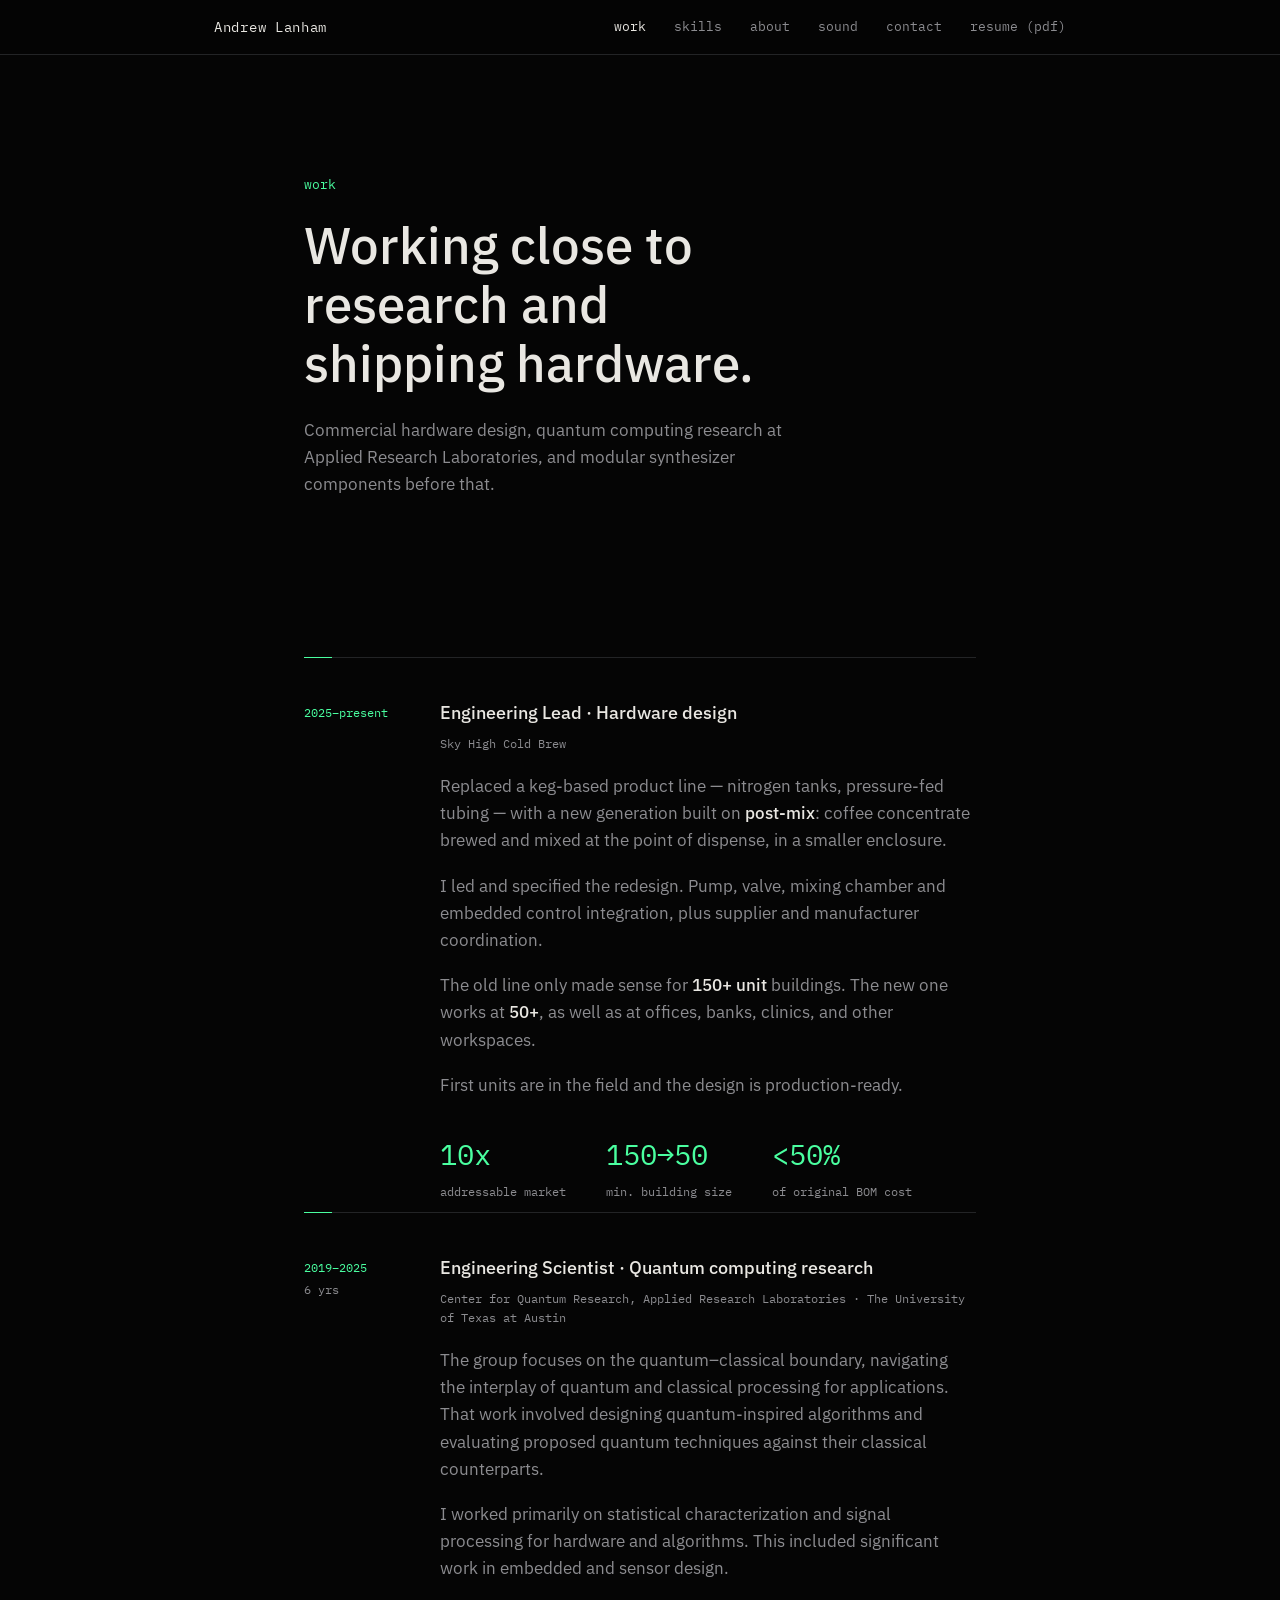
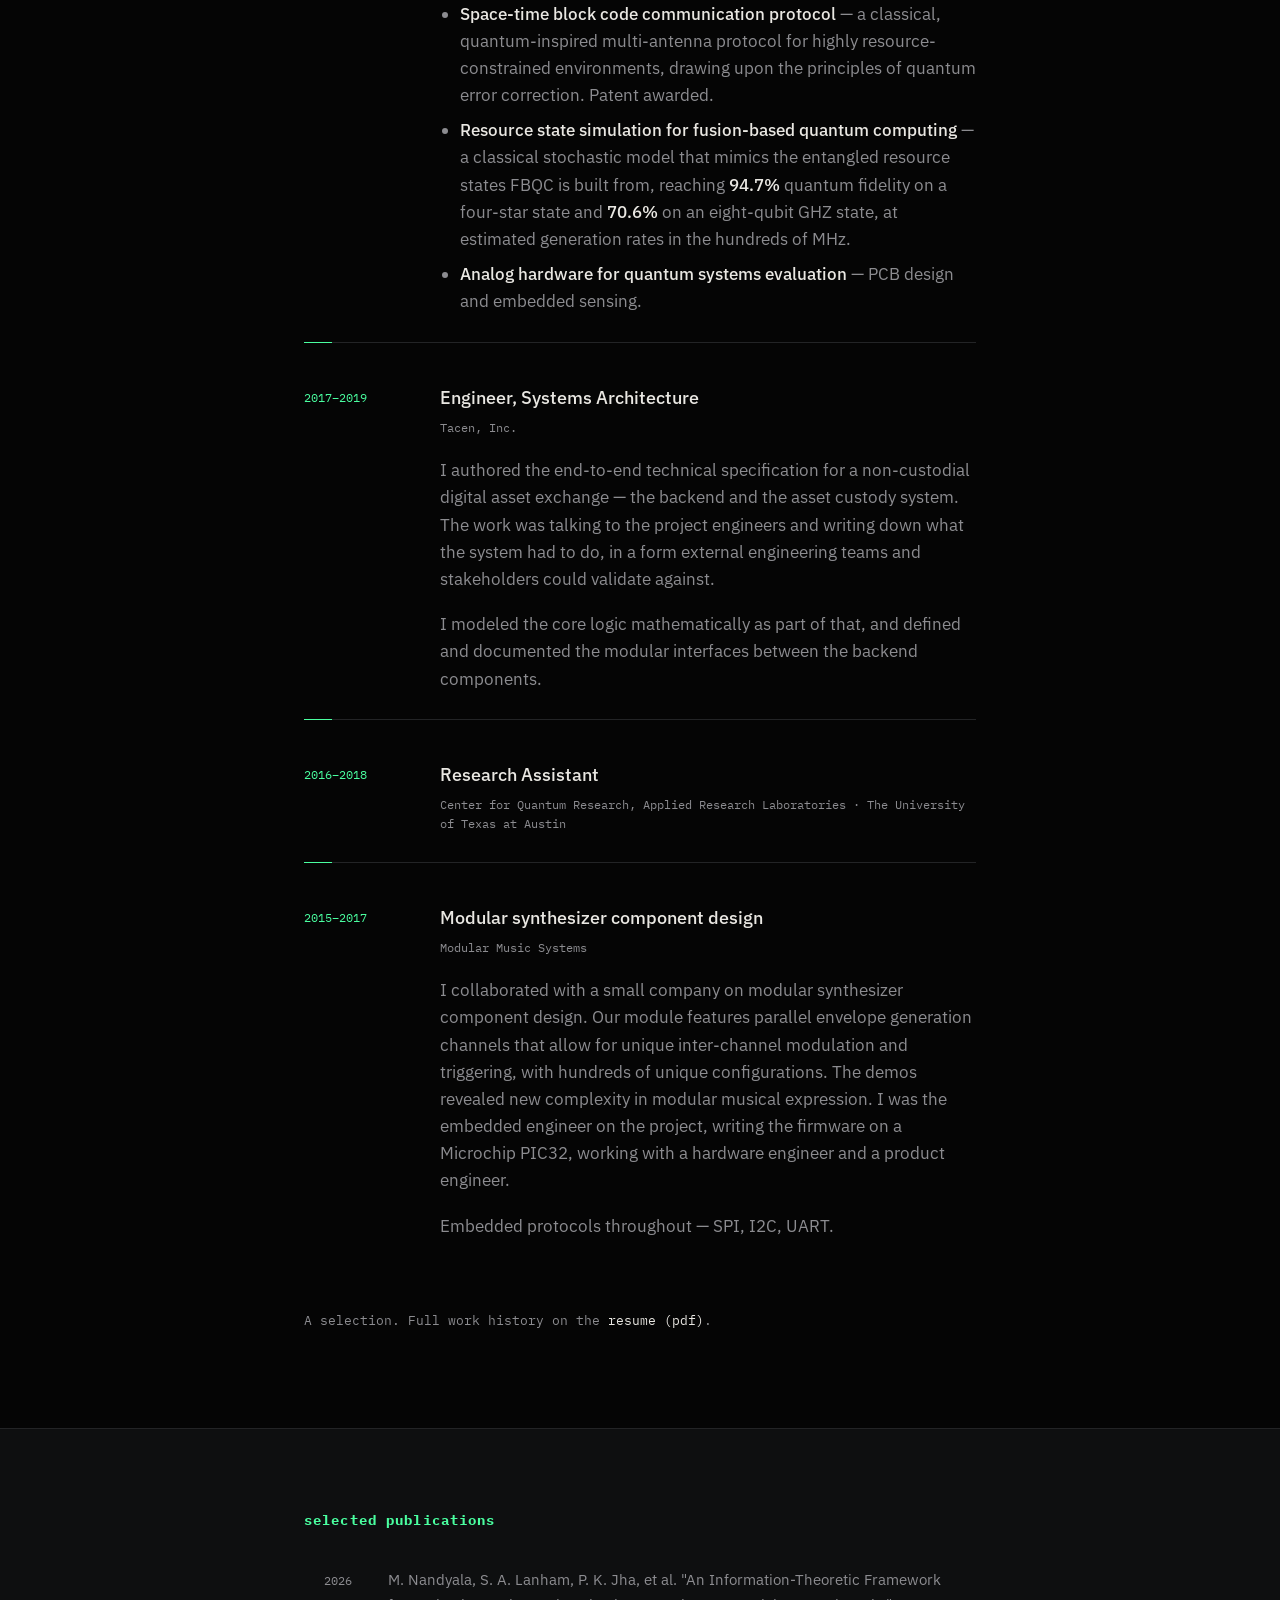
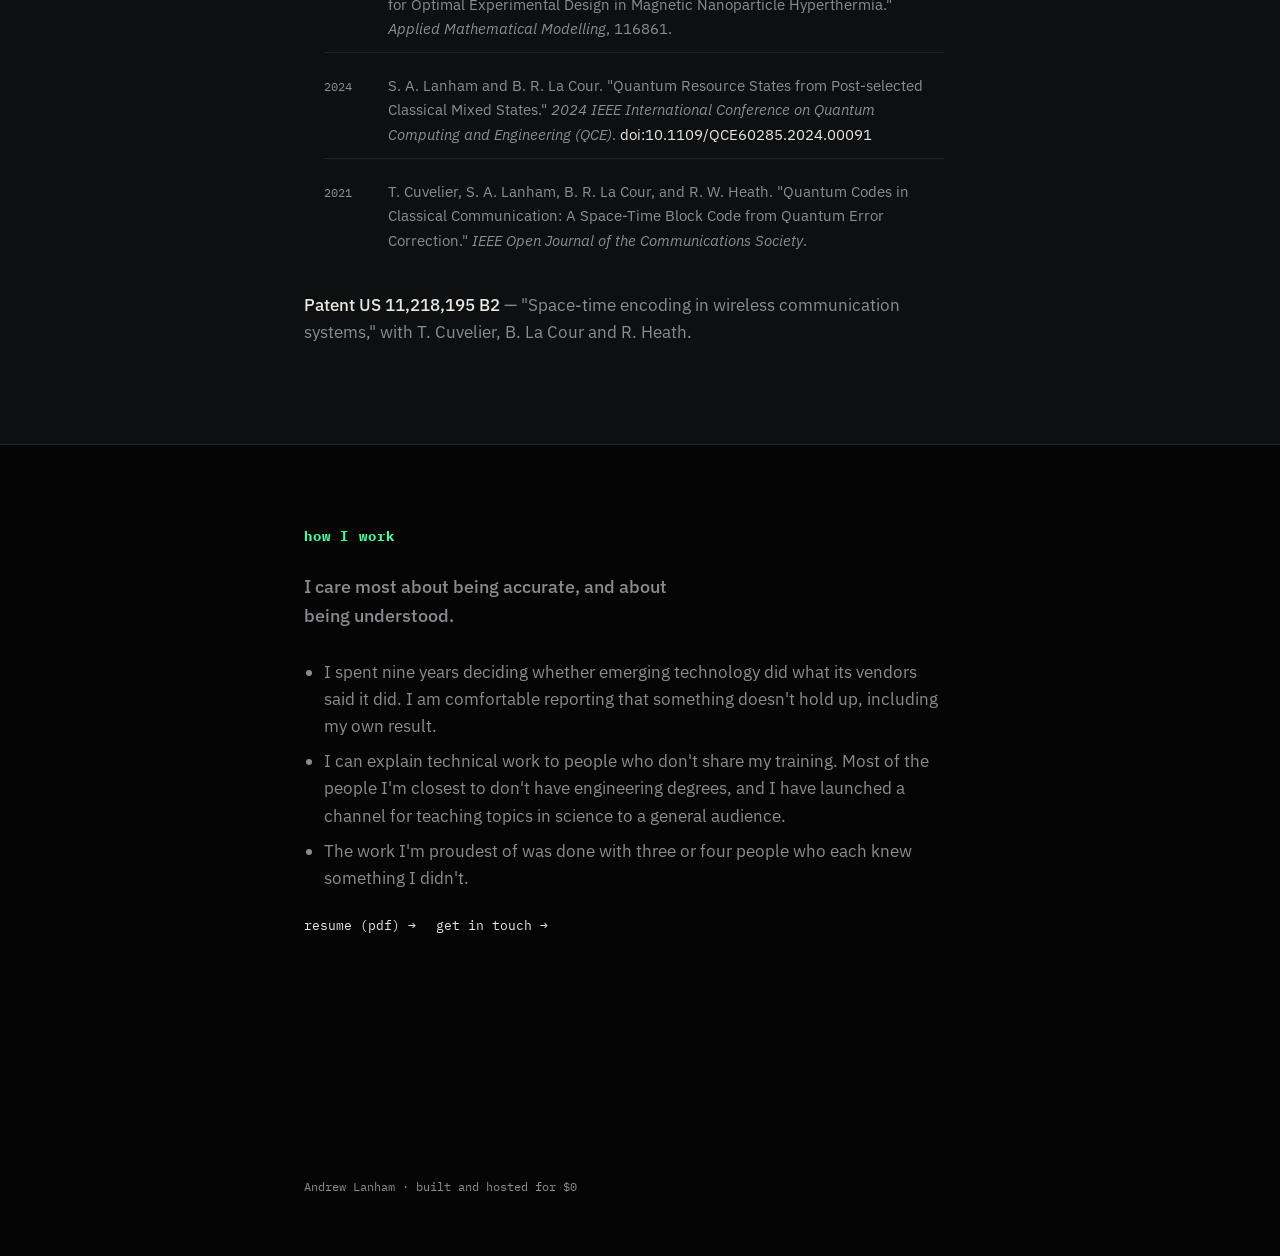
<file: work.html>
<!DOCTYPE html>
<html lang="en">
<head>
<meta charset="UTF-8">
<meta name="viewport" content="width=device-width, initial-scale=1.0">
<title>work — Andrew Lanham</title>
<link rel="preconnect" href="https://fonts.googleapis.com">
<link href="https://fonts.googleapis.com/css2?family=IBM+Plex+Mono:wght@400;500;600&family=IBM+Plex+Sans:wght@400;500;600&display=swap" rel="stylesheet">
<link rel="stylesheet" href="site.css">
<style>
  /* SIGNATURE — MARGIN MARKERS.
     Each entry hangs a mono marker in the left gutter and carries a short
     accent tick over the hairline above it. Used on this page only. */
  .entry{
    display:grid; grid-template-columns:104px 1fr; gap:0 32px;
    padding:40px 0 8px;
    border-top:1px solid var(--line);
    position:relative;
  }
  .entry::before{
    content:""; position:absolute; top:-1px; left:0;
    width:28px; height:1px; background:var(--accent);
  }
  .entry .marker{
    font-family:var(--mono); font-size:12px; color:var(--accent);
    line-height:1.5; padding-top:6px;
  }
  .entry .marker span{display:block; color:var(--muted); margin-top:4px;}
  .entry h3{
    font-size:1.15rem; font-weight:500; margin-bottom:6px;
  }
  .entry .org{
    font-family:var(--mono); font-size:12px; color:var(--muted);
    margin-bottom:20px;
  }
  .entry p{color:var(--muted); max-width:58ch; margin-bottom:18px;}
  .entry p strong{color:var(--text); font-weight:500;}
  .entry ul{color:var(--muted); max-width:58ch; margin:0 0 18px 18px;}
  .entry li{margin-bottom:8px;}
  .entry li strong{color:var(--text); font-weight:500;}

  .pubs{list-style:none; margin:0; max-width:62ch;}
  .pubs li{
    display:flex; gap:20px; padding:12px 0;
    border-bottom:1px solid var(--line); color:var(--muted);
    font-size:0.95rem; margin:0;
  }
  .pubs li:last-child{border-bottom:none;}
  .pubs .y{font-family:var(--mono); font-size:12px; color:var(--muted); min-width:44px; padding-top:4px;}

  @media (max-width:640px){
    .entry{grid-template-columns:1fr; gap:0;}
    .entry .marker{padding-top:0; margin-bottom:14px;}
    .entry .marker span{display:inline; margin-top:0; margin-left:10px;}
  }
</style>
</head>
<body>

<nav>
  <div class="wrap">
    <div class="mark"><a href="index.html">Andrew Lanham</a></div>
    <div class="links">
      <a href="work.html" class="here">work</a>
      <a href="resume.html">skills</a>
      <a href="index.html#mission">about</a>
      <a href="sound.html">sound</a>
      <a href="contact.html">contact</a>
      <a href="resume.pdf">resume (pdf)</a>
    </div>
  </div>
</nav>

<header class="hero">
  <div class="wrap">
    <div class="eyebrow">work</div>
    <h1>Working close to research and shipping hardware.</h1>
    <p class="sub">Commercial hardware design, quantum computing research at Applied Research Laboratories, and modular synthesizer components before that.</p>
  </div>
</header>

<section class="block">
  <div class="wrap">

    <div class="entry">
      <div class="marker">2025–present</div>
      <div>
        <h3>Engineering Lead · Hardware design</h3>
        <div class="org">Sky High Cold Brew</div>
        <p>Replaced a keg-based product line — nitrogen tanks, pressure-fed tubing — with a new generation built on <strong>post-mix</strong>: coffee concentrate brewed and mixed at the point of dispense, in a smaller enclosure.</p>
        <p>I led and specified the redesign. Pump, valve, mixing chamber and embedded control integration, plus supplier and manufacturer coordination.</p>
        <p>The old line only made sense for <strong>150+ unit</strong> buildings. The new one works at <strong>50+</strong>, as well as at offices, banks, clinics, and other workspaces.</p>
        <p>First units are in the field and the design is production-ready.</p>
        <div class="stat-row">
          <div class="stat"><span class="num">10x</span><span class="label">addressable market</span></div>
          <div class="stat"><span class="num">150→50</span><span class="label">min. building size</span></div>
          <div class="stat"><span class="num">&lt;50%</span><span class="label">of original BOM cost</span></div>
        </div>
      </div>
    </div>

    <div class="entry">
      <div class="marker">2019–2025<span>6 yrs</span></div>
      <div>
        <h3>Engineering Scientist · Quantum computing research</h3>
        <div class="org">Center for Quantum Research, Applied Research Laboratories · The University of Texas at Austin</div>
        <p>The group focuses on the quantum–classical boundary, navigating the interplay of quantum and classical processing for applications. That work involved designing quantum-inspired algorithms and evaluating proposed quantum techniques against their classical counterparts.</p>
        <p>I worked primarily on statistical characterization and signal processing for hardware and algorithms. This included significant work in embedded and sensor design.</p>
        <ul>
          <li><strong>Space-time block code communication protocol</strong> — a classical, quantum-inspired multi-antenna protocol for highly resource-constrained environments, drawing upon the principles of quantum error correction. Patent awarded.</li>
          <li><strong>Resource state simulation for fusion-based quantum computing</strong> — a classical stochastic model that mimics the entangled resource states FBQC is built from, reaching <strong>94.7%</strong> quantum fidelity on a four-star state and <strong>70.6%</strong> on an eight-qubit GHZ state, at estimated generation rates in the hundreds of MHz.</li>
          <li><strong>Analog hardware for quantum systems evaluation</strong> — PCB design and embedded sensing.</li>
        </ul>
      </div>
    </div>

    <div class="entry">
      <div class="marker">2017–2019</div>
      <div>
        <h3>Engineer, Systems Architecture</h3>
        <div class="org">Tacen, Inc.</div>
        <p>I authored the end-to-end technical specification for a non-custodial digital asset exchange — the backend and the asset custody system. The work was talking to the project engineers and writing down what the system had to do, in a form external engineering teams and stakeholders could validate against.</p>
        <p>I modeled the core logic mathematically as part of that, and defined and documented the modular interfaces between the backend components.</p>
      </div>
    </div>

    <div class="entry">
      <div class="marker">2016–2018</div>
      <div>
        <h3>Research Assistant</h3>
        <div class="org">Center for Quantum Research, Applied Research Laboratories · The University of Texas at Austin</div>
      </div>
    </div>

    <div class="entry">
      <div class="marker">2015–2017</div>
      <div>
        <h3>Modular synthesizer component design</h3>
        <div class="org">Modular Music Systems</div>
        <p>I collaborated with a small company on modular synthesizer component design. Our module features parallel envelope generation channels that allow for unique inter-channel modulation and triggering, with hundreds of unique configurations. The demos revealed new complexity in modular musical expression. I was the embedded engineer on the project, writing the firmware on a Microchip PIC32, working with a hardware engineer and a product engineer.</p>
        <p>Embedded protocols throughout — SPI, I2C, UART.</p>
      </div>
    </div>
    <p style="margin-top:44px; font-family:var(--mono); font-size:12.5px; color:var(--muted);">A selection. Full work history on the <a href="resume.pdf">resume (pdf)</a>.</p>
  </div>
</section>

<section class="block alt">
  <div class="wrap">
    <h2>selected publications</h2>
    <ul class="pubs">
      <li><span class="y">2026</span><span>M. Nandyala, S. A. Lanham, P. K. Jha, et al. "An Information-Theoretic Framework for Optimal Experimental Design in Magnetic Nanoparticle Hyperthermia." <em>Applied Mathematical Modelling</em>, 116861.</span></li>
      <li><span class="y">2024</span><span>S. A. Lanham and B. R. La Cour. "Quantum Resource States from Post-selected Classical Mixed States." <em>2024 IEEE International Conference on Quantum Computing and Engineering (QCE)</em>. <a href="https://doi.org/10.1109/QCE60285.2024.00091">doi:10.1109/QCE60285.2024.00091</a></span></li>
      <li><span class="y">2021</span><span>T. Cuvelier, S. A. Lanham, B. R. La Cour, and R. W. Heath. "Quantum Codes in Classical Communication: A Space-Time Block Code from Quantum Error Correction." <em>IEEE Open Journal of the Communications Society</em>.</span></li>
    </ul>
    <p style="margin-top:28px;"><strong>Patent US 11,218,195 B2</strong> — "Space-time encoding in wireless communication systems," with T. Cuvelier, B. La Cour and R. Heath.</p>
  </div>
</section>

<section class="block">
  <div class="wrap">
    <h2>how I work</h2>
    <p class="lede">I care most about being accurate, and about being understood.</p>
    <ul>
      <li>I spent nine years deciding whether emerging technology did what its vendors said it did. I am comfortable reporting that something doesn't hold up, including my own result.</li>
      <li>I can explain technical work to people who don't share my training. Most of the people I'm closest to don't have engineering degrees, and I have launched a channel for teaching topics in science to a general audience.</li>
      <li>The work I'm proudest of was done with three or four people who each knew something I didn't.</li>
    </ul>
    <div class="links-row">
      <a href="resume.pdf">resume (pdf) →</a>
      <a href="contact.html">get in touch →</a>
    </div>
  </div>
</section>

<footer>
  <div class="wrap">
    <div class="fineprint">Andrew Lanham · built and hosted for $0</div>
  </div>
</footer>

</body>
</html>
</file>
<file: site.css>
/* ============================================================
   SHARED — every page loads this file and nothing else global.
   Page-specific rules live in a <style> block on that page.
   ============================================================ */

:root{
  --bg: #050505;
  --panel: #0e0f10;
  --line: #232426;
  --text: #e9e7e2;
  --muted: #8c8c90;
  --accent: #4affa0;
  --mono: 'IBM Plex Mono', ui-monospace, monospace;
  --sans: 'IBM Plex Sans', -apple-system, sans-serif;
}
*{box-sizing:border-box; margin:0; padding:0;}
html{scroll-behavior:smooth;}
body{
  background:var(--bg);
  color:var(--text);
  font-family:var(--sans);
  line-height:1.6;
  font-size:17px;
}
a{color:var(--text); text-decoration:none;}
a:hover{color:var(--accent);}
a:focus-visible, button:focus-visible{outline:2px solid var(--accent); outline-offset:3px;}

.wrap{max-width:720px; margin:0 auto; padding:0 24px;}

/* NAV */
nav{
  position:sticky; top:0; z-index:10;
  background:rgba(5,5,5,0.88);
  backdrop-filter:blur(8px);
  border-bottom:1px solid var(--line);
}
nav .wrap{
  max-width:900px;
  display:flex; justify-content:space-between; align-items:center;
  gap:16px;
  padding:16px 24px;
}
nav .mark{font-family:var(--mono); font-size:14px; letter-spacing:0.05em; white-space:nowrap;}
nav .mark a{color:var(--text);}
nav .links{display:flex; gap:28px; font-family:var(--mono); font-size:13px;}
nav .links a{color:var(--muted);}
nav .links a:hover{color:var(--accent);}
nav .links a.here{color:var(--text);}

/* HERO */
header.hero{padding:120px 0 80px;}
header.hero .eyebrow{
  font-family:var(--mono); font-size:13px; color:var(--accent);
  margin-bottom:20px;
}
header.hero h1{
  font-size:clamp(2.1rem, 5vw, 3.2rem);
  line-height:1.15;
  font-weight:500;
  max-width:15ch;
  margin-bottom:24px;
}
header.hero p.sub{
  font-size:1.05rem; color:var(--muted); max-width:52ch;
}
header.hero .credentials{
  margin-top:28px; font-family:var(--mono); font-size:13px; color:var(--muted);
}

/* CONTENT SECTIONS */
section.block{padding:80px 0;}
section.block h2{
  font-family:var(--mono); font-size:14px; letter-spacing:0.08em;
  color:var(--accent); margin-bottom:24px;
}
section.block .lede{font-size:1.15rem; font-weight:500; max-width:34ch; margin-bottom:28px;}
section.block p{color:var(--muted); max-width:62ch; margin-bottom:18px;}
section.block p strong{color:var(--text); font-weight:500;}
section.block ul{color:var(--muted); max-width:62ch; margin:0 0 18px 20px;}
section.block li{margin-bottom:8px;}
section.block li strong{color:var(--text); font-weight:500;}
section.block .stat-row{
  display:flex; gap:40px; margin-top:32px; flex-wrap:wrap;
}
section.block .stat{font-family:var(--mono);}
section.block .stat .num{font-size:1.8rem; color:var(--accent); display:block;}
section.block .stat .label{font-size:12px; color:var(--muted);}

section.block.alt{background:var(--panel); border-top:1px solid var(--line); border-bottom:1px solid var(--line);}

/* MEDIA EMBEDS — used on index and sound */
.embeds{display:flex; flex-direction:column; gap:16px; margin-top:32px;}
.embed-slot{
  border:1px dashed var(--line);
  padding:20px;
  font-family:var(--mono); font-size:12px; color:var(--muted);
  border-radius:2px;
}
.embed-slot iframe{display:block; width:100%; border:0;}
.links-row{
  display:flex; gap:20px; flex-wrap:wrap;
  margin-top:24px; font-family:var(--mono); font-size:13px;
}

/* CONTACT / FOOTER */
footer{padding:100px 0 60px; text-align:left;}
footer h2{
  font-size:clamp(1.6rem, 4vw, 2.2rem); font-weight:500; margin-bottom:24px;
}
footer p{color:var(--muted); max-width:50ch;}
footer .contact-links{display:flex; gap:28px; flex-wrap:wrap; font-family:var(--mono); font-size:14px; margin-top:8px;}
footer .fineprint{margin-top:60px; color:var(--muted); font-size:12px; font-family:var(--mono);}

@media (max-width:640px){
  header.hero{padding:90px 0 60px;}
  nav .wrap{flex-wrap:wrap; gap:10px 0; padding:14px 24px;}
  nav .mark{flex:0 0 100%;}
  nav .links{flex:0 0 100%; min-width:0; gap:14px 18px; font-size:12px; flex-wrap:wrap;}
}

@media (prefers-reduced-motion: reduce){
  html{scroll-behavior:auto;}
}
</file>
